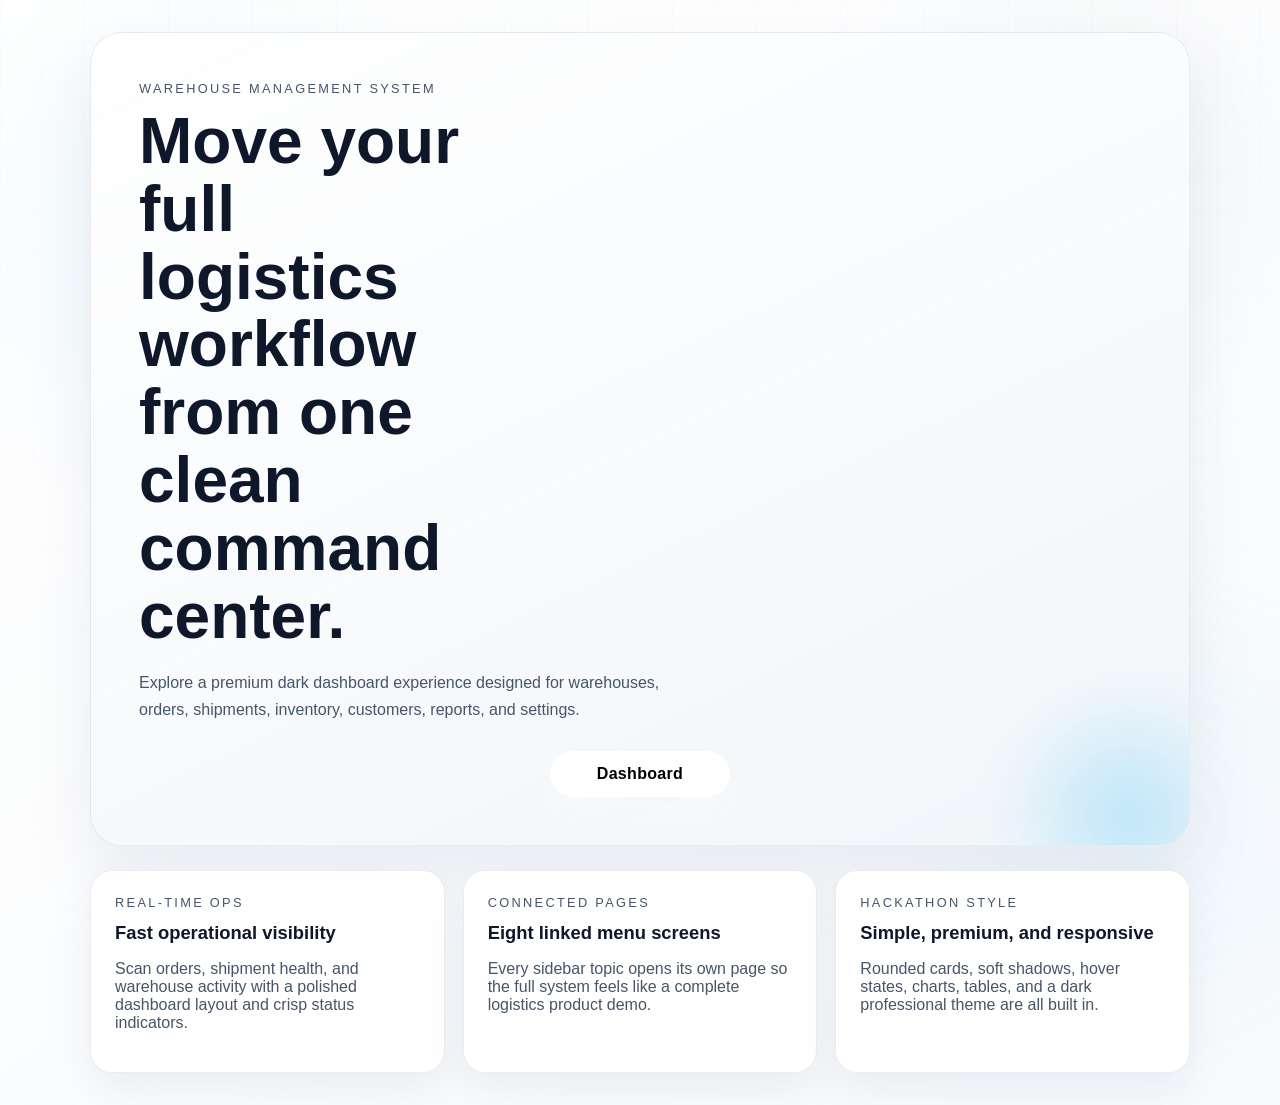
<file: index.html>
<!DOCTYPE html>
<html lang="en">
  <head>
    <meta charset="UTF-8" />
    <meta name="viewport" content="width=device-width, initial-scale=1.0" />
    <title>404 Solved Home</title>
    <link rel="stylesheet" href="styles.css" />
  </head>
  <body class="landing-page" data-page="home">
    <main class="landing-shell">
      <section class="landing-card">
        <p class="eyebrow">Warehouse Management System</p>
        <h1>Move your full logistics workflow from one clean command center.</h1>
        <p>
          Explore a premium dark dashboard experience designed for warehouses,
          orders, shipments, inventory, customers, reports, and settings.
        </p>
        <div class="landing-actions">
          <a class="dashboard-enter-btn" href="dashboard.html">Dashboard</a>
        </div>
      </section>

      <section class="landing-preview-grid">
        <article class="preview-card">
          <p class="eyebrow">Real-time Ops</p>
          <h3>Fast operational visibility</h3>
          <p>
            Scan orders, shipment health, and warehouse activity with a polished
            dashboard layout and crisp status indicators.
          </p>
        </article>
        <article class="preview-card">
          <p class="eyebrow">Connected Pages</p>
          <h3>Eight linked menu screens</h3>
          <p>
            Every sidebar topic opens its own page so the full system feels like
            a complete logistics product demo.
          </p>
        </article>
        <article class="preview-card">
          <p class="eyebrow">Hackathon Style</p>
          <h3>Simple, premium, and responsive</h3>
          <p>
            Rounded cards, soft shadows, hover states, charts, tables, and a
            dark professional theme are all built in.
          </p>
        </article>
      </section>
    </main>

    <script src="script.js"></script>
  </body>
</html>
</file>
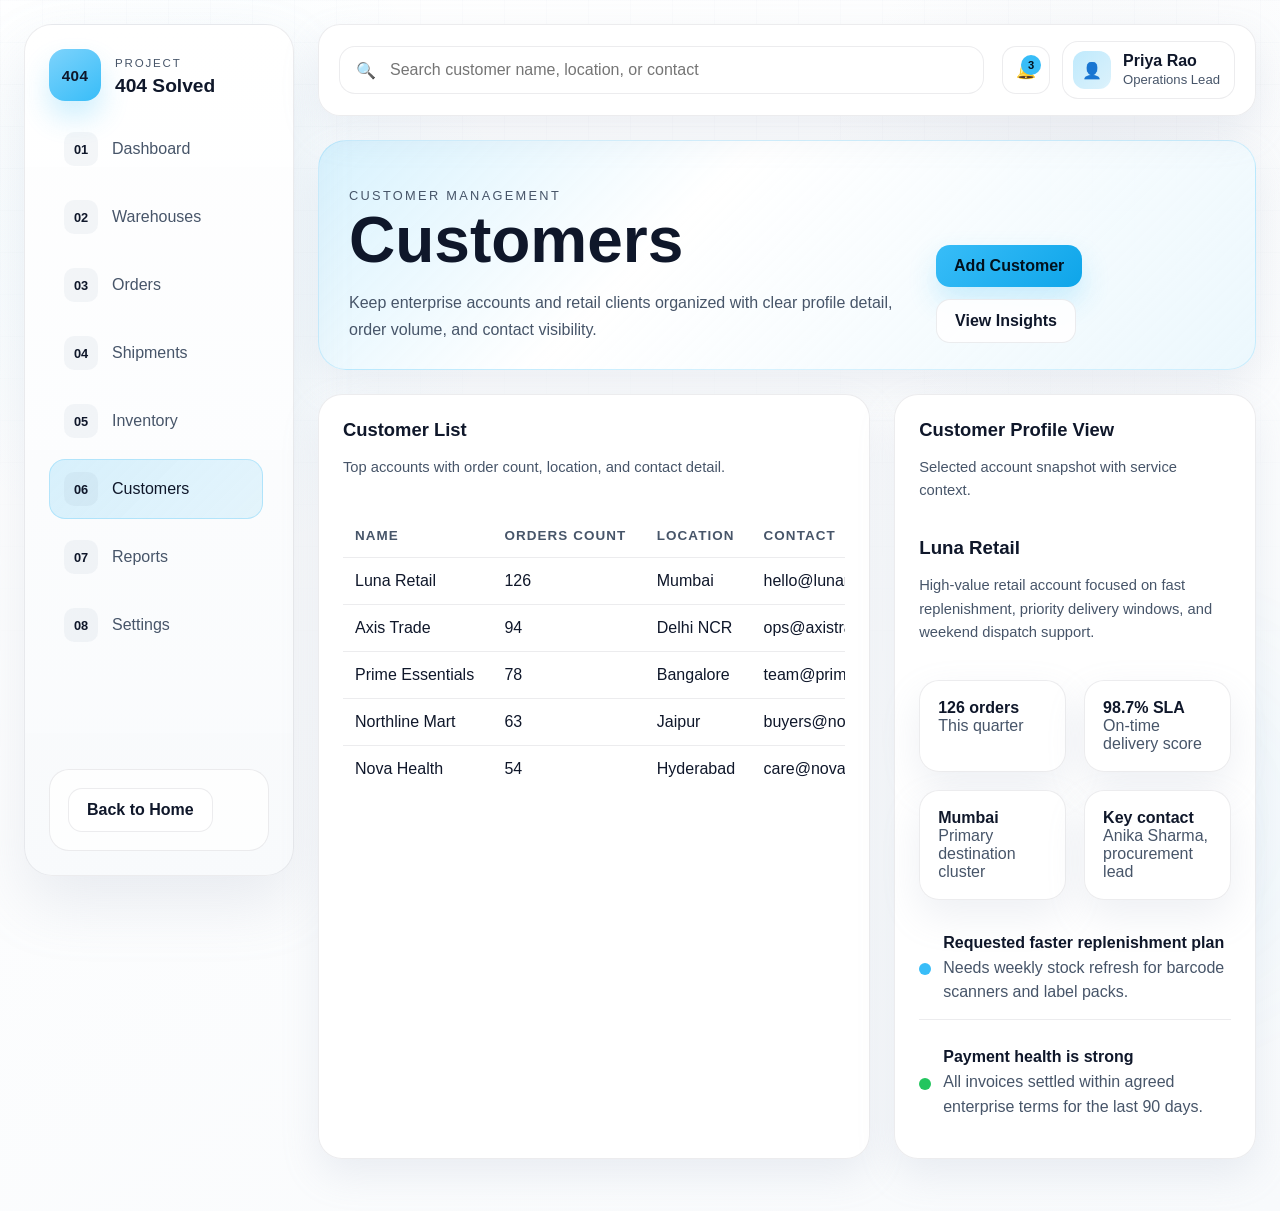
<file: customers.html>
<!DOCTYPE html>
<html lang="en">
  <head>
    <meta charset="UTF-8" />
    <meta name="viewport" content="width=device-width, initial-scale=1.0" />
    <title>Customers - 404 Solved</title>
    <link rel="stylesheet" href="styles.css" />
  </head>
  <body data-page="customers">
    <div class="app-shell">
      <aside class="sidebar">
        <a class="brand" href="index.html">
          <div class="brand-mark">404</div>
          <div class="brand-copy">
            <span class="brand-overline">Project</span>
            <h2>404 Solved</h2>
          </div>
        </a>
        <nav class="nav-menu">
          <a class="nav-link" data-nav="dashboard" href="dashboard.html"><span class="nav-icon">01</span><span>Dashboard</span></a>
          <a class="nav-link" data-nav="warehouses" href="warehouses.html"><span class="nav-icon">02</span><span>Warehouses</span></a>
          <a class="nav-link" data-nav="orders" href="orders.html"><span class="nav-icon">03</span><span>Orders</span></a>
          <a class="nav-link" data-nav="shipments" href="shipments.html"><span class="nav-icon">04</span><span>Shipments</span></a>
          <a class="nav-link" data-nav="inventory" href="inventory.html"><span class="nav-icon">05</span><span>Inventory</span></a>
          <a class="nav-link" data-nav="customers" href="customers.html"><span class="nav-icon">06</span><span>Customers</span></a>
          <a class="nav-link" data-nav="reports" href="reports.html"><span class="nav-icon">07</span><span>Reports</span></a>
          <a class="nav-link" data-nav="settings" href="settings.html"><span class="nav-icon">08</span><span>Settings</span></a>
        </nav>
        <div class="sidebar-footer">
          <a class="ghost-btn" href="index.html">Back to Home</a>
        </div>
      </aside>

      <div class="main-panel">
        <header class="topbar">
          <label class="search-box">
            <span>&#128269;</span>
            <input type="search" placeholder="Search customer name, location, or contact" />
          </label>
          <div class="topbar-actions">
            <button class="icon-button" type="button" aria-label="Notifications">
              <span>&#128276;</span>
              <span class="icon-badge">3</span>
            </button>
            <div class="profile-chip">
              <div class="profile-avatar">&#128100;</div>
              <div>
                <strong>Priya Rao</strong>
                <span>Operations Lead</span>
              </div>
            </div>
          </div>
        </header>

        <main class="content">
          <section class="hero-banner">
            <div class="hero-copy">
              <p class="eyebrow">Customer Management</p>
              <h1>Customers</h1>
              <p>
                Keep enterprise accounts and retail clients organized with clear
                profile detail, order volume, and contact visibility.
              </p>
            </div>
            <div class="hero-actions">
              <a class="primary-btn" href="#">Add Customer</a>
              <a class="ghost-btn" href="reports.html">View Insights</a>
            </div>
          </section>

          <section class="content-grid">
            <article class="panel">
              <div class="panel-header">
                <div>
                  <h2 class="panel-title">Customer List</h2>
                  <p class="panel-caption">Top accounts with order count, location, and contact detail.</p>
                </div>
              </div>
              <div class="table-wrap">
                <table class="data-table">
                  <thead>
                    <tr>
                      <th>Name</th>
                      <th>Orders Count</th>
                      <th>Location</th>
                      <th>Contact</th>
                    </tr>
                  </thead>
                  <tbody>
                    <tr>
                      <td>Luna Retail</td>
                      <td>126</td>
                      <td>Mumbai</td>
                      <td>hello@lunaretail.com</td>
                    </tr>
                    <tr>
                      <td>Axis Trade</td>
                      <td>94</td>
                      <td>Delhi NCR</td>
                      <td>ops@axistrade.com</td>
                    </tr>
                    <tr>
                      <td>Prime Essentials</td>
                      <td>78</td>
                      <td>Bangalore</td>
                      <td>team@primeessentials.com</td>
                    </tr>
                    <tr>
                      <td>Northline Mart</td>
                      <td>63</td>
                      <td>Jaipur</td>
                      <td>buyers@northline.com</td>
                    </tr>
                    <tr>
                      <td>Nova Health</td>
                      <td>54</td>
                      <td>Hyderabad</td>
                      <td>care@novahealth.com</td>
                    </tr>
                  </tbody>
                </table>
              </div>
            </article>

            <article class="panel">
              <div class="panel-header">
                <div>
                  <h2 class="panel-title">Customer Profile View</h2>
                  <p class="panel-caption">Selected account snapshot with service context.</p>
                </div>
              </div>
              <div class="customer-profile">
                <div>
                  <h3>Luna Retail</h3>
                  <p class="helper-text">
                    High-value retail account focused on fast replenishment,
                    priority delivery windows, and weekend dispatch support.
                  </p>
                </div>
                <div class="profile-stats">
                  <article class="mini-card">
                    <strong>126 orders</strong>
                    <span class="muted">This quarter</span>
                  </article>
                  <article class="mini-card">
                    <strong>98.7% SLA</strong>
                    <span class="muted">On-time delivery score</span>
                  </article>
                  <article class="mini-card">
                    <strong>Mumbai</strong>
                    <span class="muted">Primary destination cluster</span>
                  </article>
                  <article class="mini-card">
                    <strong>Key contact</strong>
                    <span class="muted">Anika Sharma, procurement lead</span>
                  </article>
                </div>
                <div class="activity-list">
                  <div class="activity-item">
                    <span class="activity-marker" style="background:#38bdf8"></span>
                    <div>
                      <strong>Requested faster replenishment plan</strong>
                      <p>Needs weekly stock refresh for barcode scanners and label packs.</p>
                    </div>
                  </div>
                  <div class="activity-item">
                    <span class="activity-marker" style="background:#22c55e"></span>
                    <div>
                      <strong>Payment health is strong</strong>
                      <p>All invoices settled within agreed enterprise terms for the last 90 days.</p>
                    </div>
                  </div>
                </div>
              </div>
            </article>
          </section>
        </main>
      </div>
    </div>

    <script src="script.js"></script>
  </body>
</html>
</file>
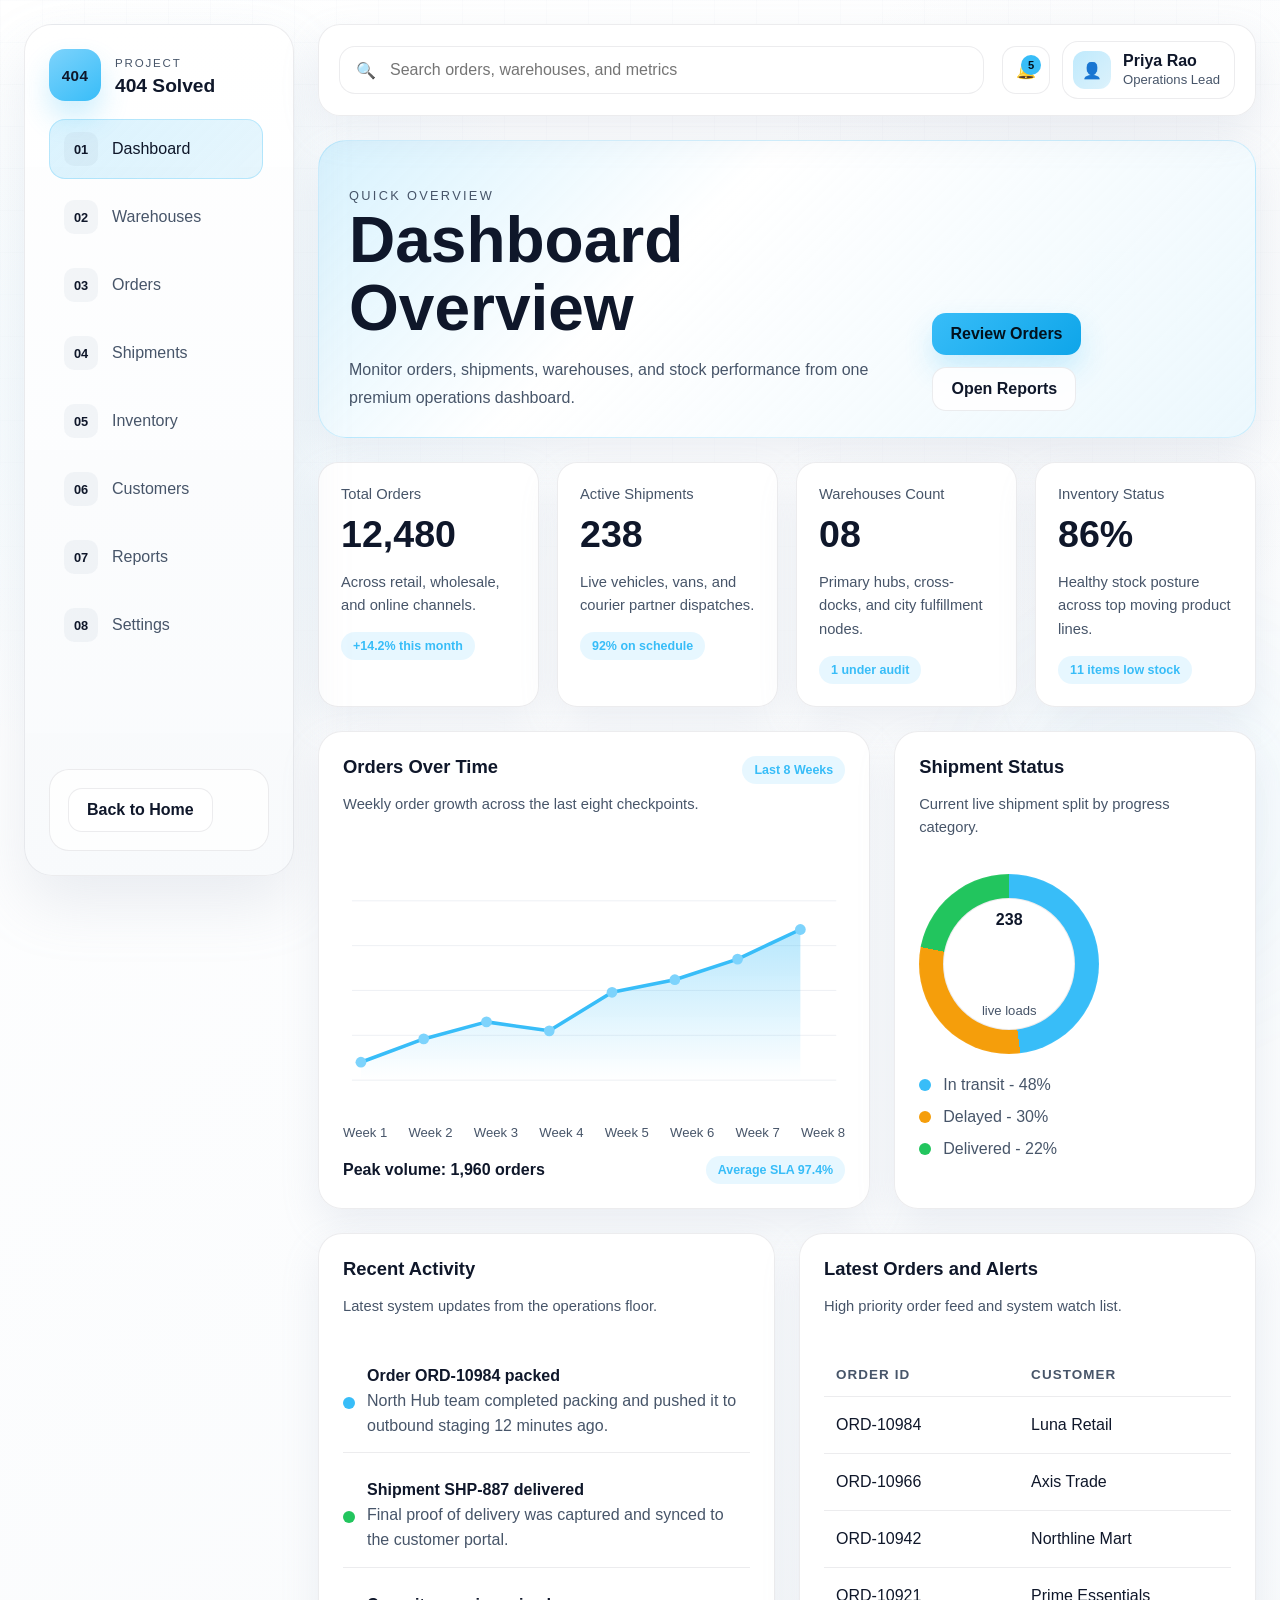
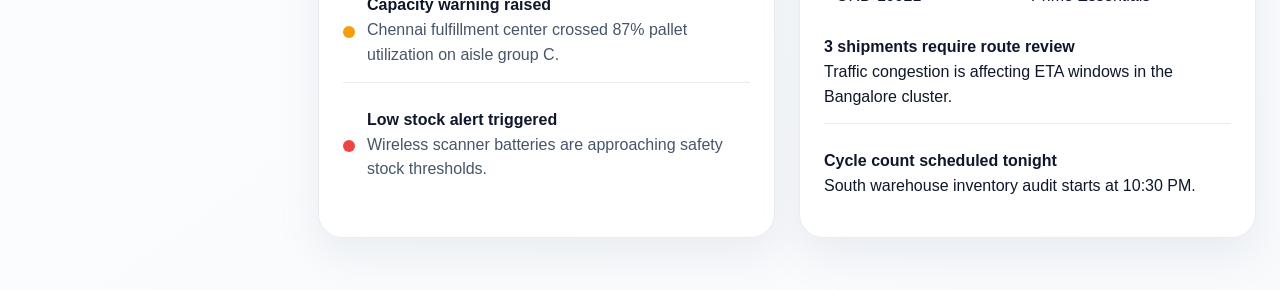
<file: dashboard.html>
<!DOCTYPE html>
<html lang="en">
  <head>
    <meta charset="UTF-8" />
    <meta name="viewport" content="width=device-width, initial-scale=1.0" />
    <title>Dashboard - 404 Solved</title>
    <link rel="stylesheet" href="styles.css" />
  </head>
  <body data-page="dashboard">
    <div class="app-shell">
      <aside class="sidebar">
        <a class="brand" href="index.html">
          <div class="brand-mark">404</div>
          <div class="brand-copy">
            <span class="brand-overline">Project</span>
            <h2>404 Solved</h2>
          </div>
        </a>

        <nav class="nav-menu">
          <a class="nav-link" data-nav="dashboard" href="dashboard.html"><span class="nav-icon">01</span><span>Dashboard</span></a>
          <a class="nav-link" data-nav="warehouses" href="warehouses.html"><span class="nav-icon">02</span><span>Warehouses</span></a>
          <a class="nav-link" data-nav="orders" href="orders.html"><span class="nav-icon">03</span><span>Orders</span></a>
          <a class="nav-link" data-nav="shipments" href="shipments.html"><span class="nav-icon">04</span><span>Shipments</span></a>
          <a class="nav-link" data-nav="inventory" href="inventory.html"><span class="nav-icon">05</span><span>Inventory</span></a>
          <a class="nav-link" data-nav="customers" href="customers.html"><span class="nav-icon">06</span><span>Customers</span></a>
          <a class="nav-link" data-nav="reports" href="reports.html"><span class="nav-icon">07</span><span>Reports</span></a>
          <a class="nav-link" data-nav="settings" href="settings.html"><span class="nav-icon">08</span><span>Settings</span></a>
        </nav>

        <div class="sidebar-footer">
          <a class="ghost-btn" href="index.html">Back to Home</a>
        </div>
      </aside>

      <div class="main-panel">
        <header class="topbar">
          <label class="search-box">
            <span>&#128269;</span>
            <input type="search" placeholder="Search orders, warehouses, and metrics" />
          </label>
          <div class="topbar-actions">
            <button class="icon-button" type="button" aria-label="Notifications">
              <span>&#128276;</span>
              <span class="icon-badge">5</span>
            </button>
            <div class="profile-chip">
              <div class="profile-avatar">&#128100;</div>
              <div>
                <strong>Priya Rao</strong>
                <span>Operations Lead</span>
              </div>
            </div>
          </div>
        </header>

        <main class="content">
          <section class="hero-banner">
            <div class="hero-copy">
              <p class="eyebrow">Quick Overview</p>
              <h1>Dashboard Overview</h1>
              <p>
                Monitor orders, shipments, warehouses, and stock performance
                from one premium operations dashboard.
              </p>
            </div>
            <div class="hero-actions">
              <a class="primary-btn" href="orders.html">Review Orders</a>
              <a class="ghost-btn" href="reports.html">Open Reports</a>
            </div>
          </section>

          <section class="metrics-grid">
            <article class="metric-card">
              <span class="metric-label">Total Orders</span>
              <h3 class="metric-value">12,480</h3>
              <p class="metric-meta">Across retail, wholesale, and online channels.</p>
              <span class="trend-chip">+14.2% this month</span>
            </article>
            <article class="metric-card">
              <span class="metric-label">Active Shipments</span>
              <h3 class="metric-value">238</h3>
              <p class="metric-meta">Live vehicles, vans, and courier partner dispatches.</p>
              <span class="trend-chip">92% on schedule</span>
            </article>
            <article class="metric-card">
              <span class="metric-label">Warehouses Count</span>
              <h3 class="metric-value">08</h3>
              <p class="metric-meta">Primary hubs, cross-docks, and city fulfillment nodes.</p>
              <span class="trend-chip">1 under audit</span>
            </article>
            <article class="metric-card">
              <span class="metric-label">Inventory Status</span>
              <h3 class="metric-value">86%</h3>
              <p class="metric-meta">Healthy stock posture across top moving product lines.</p>
              <span class="trend-chip">11 items low stock</span>
            </article>
          </section>

          <section class="content-grid">
            <article class="panel">
              <div class="panel-header">
                <div>
                  <h2 class="panel-title">Orders Over Time</h2>
                  <p class="panel-caption">Weekly order growth across the last eight checkpoints.</p>
                </div>
                <span class="filter-chip active">Last 8 Weeks</span>
              </div>

              <div class="line-chart">
                <svg viewBox="0 0 560 250" aria-hidden="true">
                  <defs>
                    <linearGradient id="ordersFill" x1="0" x2="0" y1="0" y2="1">
                      <stop offset="0%" stop-color="#38bdf8" stop-opacity="0.36" />
                      <stop offset="100%" stop-color="#38bdf8" stop-opacity="0" />
                    </linearGradient>
                  </defs>
                  <g stroke="rgba(148, 163, 184, 0.18)" stroke-width="1">
                    <line x1="10" y1="30" x2="550" y2="30" />
                    <line x1="10" y1="80" x2="550" y2="80" />
                    <line x1="10" y1="130" x2="550" y2="130" />
                    <line x1="10" y1="180" x2="550" y2="180" />
                    <line x1="10" y1="230" x2="550" y2="230" />
                  </g>
                  <path d="M20 210 L90 184 L160 165 L230 175 L300 132 L370 118 L440 95 L510 62 L510 230 L20 230 Z" fill="url(#ordersFill)"></path>
                  <polyline points="20,210 90,184 160,165 230,175 300,132 370,118 440,95 510,62" fill="none" stroke="#38bdf8" stroke-width="4" stroke-linecap="round" stroke-linejoin="round"></polyline>
                  <g fill="#7dd3fc">
                    <circle cx="20" cy="210" r="6"></circle>
                    <circle cx="90" cy="184" r="6"></circle>
                    <circle cx="160" cy="165" r="6"></circle>
                    <circle cx="230" cy="175" r="6"></circle>
                    <circle cx="300" cy="132" r="6"></circle>
                    <circle cx="370" cy="118" r="6"></circle>
                    <circle cx="440" cy="95" r="6"></circle>
                    <circle cx="510" cy="62" r="6"></circle>
                  </g>
                </svg>
                <div class="chart-axis">
                  <span>Week 1</span>
                  <span>Week 2</span>
                  <span>Week 3</span>
                  <span>Week 4</span>
                  <span>Week 5</span>
                  <span>Week 6</span>
                  <span>Week 7</span>
                  <span>Week 8</span>
                </div>
                <div class="chart-summary">
                  <strong>Peak volume: 1,960 orders</strong>
                  <span class="trend-chip">Average SLA 97.4%</span>
                </div>
              </div>
            </article>

            <article class="panel">
              <div class="panel-header">
                <div>
                  <h2 class="panel-title">Shipment Status</h2>
                  <p class="panel-caption">Current live shipment split by progress category.</p>
                </div>
              </div>

              <div class="pie-wrap">
                <div class="pie-chart">
                  <div class="donut-center">
                    238
                    <span>live loads</span>
                  </div>
                </div>
                <div class="legend-list">
                  <div class="legend-item">
                    <span class="legend-dot" style="background:#38bdf8"></span>
                    <span>In transit - 48%</span>
                  </div>
                  <div class="legend-item">
                    <span class="legend-dot" style="background:#f59e0b"></span>
                    <span>Delayed - 30%</span>
                  </div>
                  <div class="legend-item">
                    <span class="legend-dot" style="background:#22c55e"></span>
                    <span>Delivered - 22%</span>
                  </div>
                </div>
              </div>
            </article>
          </section>

          <section class="content-grid equal">
            <article class="panel">
              <div class="panel-header">
                <div>
                  <h2 class="panel-title">Recent Activity</h2>
                  <p class="panel-caption">Latest system updates from the operations floor.</p>
                </div>
              </div>
              <div class="activity-list">
                <div class="activity-item">
                  <span class="activity-marker" style="background:#38bdf8"></span>
                  <div>
                    <strong>Order ORD-10984 packed</strong>
                    <p>North Hub team completed packing and pushed it to outbound staging 12 minutes ago.</p>
                  </div>
                </div>
                <div class="activity-item">
                  <span class="activity-marker" style="background:#22c55e"></span>
                  <div>
                    <strong>Shipment SHP-887 delivered</strong>
                    <p>Final proof of delivery was captured and synced to the customer portal.</p>
                  </div>
                </div>
                <div class="activity-item">
                  <span class="activity-marker" style="background:#f59e0b"></span>
                  <div>
                    <strong>Capacity warning raised</strong>
                    <p>Chennai fulfillment center crossed 87% pallet utilization on aisle group C.</p>
                  </div>
                </div>
                <div class="activity-item">
                  <span class="activity-marker" style="background:#ef4444"></span>
                  <div>
                    <strong>Low stock alert triggered</strong>
                    <p>Wireless scanner batteries are approaching safety stock thresholds.</p>
                  </div>
                </div>
              </div>
            </article>

            <article class="panel">
              <div class="panel-header">
                <div>
                  <h2 class="panel-title">Latest Orders and Alerts</h2>
                  <p class="panel-caption">High priority order feed and system watch list.</p>
                </div>
              </div>
              <div class="table-wrap">
                <table class="data-table">
                  <thead>
                    <tr>
                      <th>Order ID</th>
                      <th>Customer</th>
                      <th>Status</th>
                    </tr>
                  </thead>
                  <tbody>
                    <tr>
                      <td>ORD-10984</td>
                      <td>Luna Retail</td>
                      <td><span class="status-pill success">Ready</span></td>
                    </tr>
                    <tr>
                      <td>ORD-10966</td>
                      <td>Axis Trade</td>
                      <td><span class="status-pill warning">Pending</span></td>
                    </tr>
                    <tr>
                      <td>ORD-10942</td>
                      <td>Northline Mart</td>
                      <td><span class="status-pill info">Packed</span></td>
                    </tr>
                    <tr>
                      <td>ORD-10921</td>
                      <td>Prime Essentials</td>
                      <td><span class="status-pill danger">Escalated</span></td>
                    </tr>
                  </tbody>
                </table>
              </div>
              <div class="alert-list">
                <div class="alert-item">
                  <div>
                    <strong>3 shipments require route review</strong>
                    <p>Traffic congestion is affecting ETA windows in the Bangalore cluster.</p>
                  </div>
                </div>
                <div class="alert-item">
                  <div>
                    <strong>Cycle count scheduled tonight</strong>
                    <p>South warehouse inventory audit starts at 10:30 PM.</p>
                  </div>
                </div>
              </div>
            </article>
          </section>
        </main>
      </div>
    </div>

    <script src="script.js"></script>
  </body>
</html>
</file>
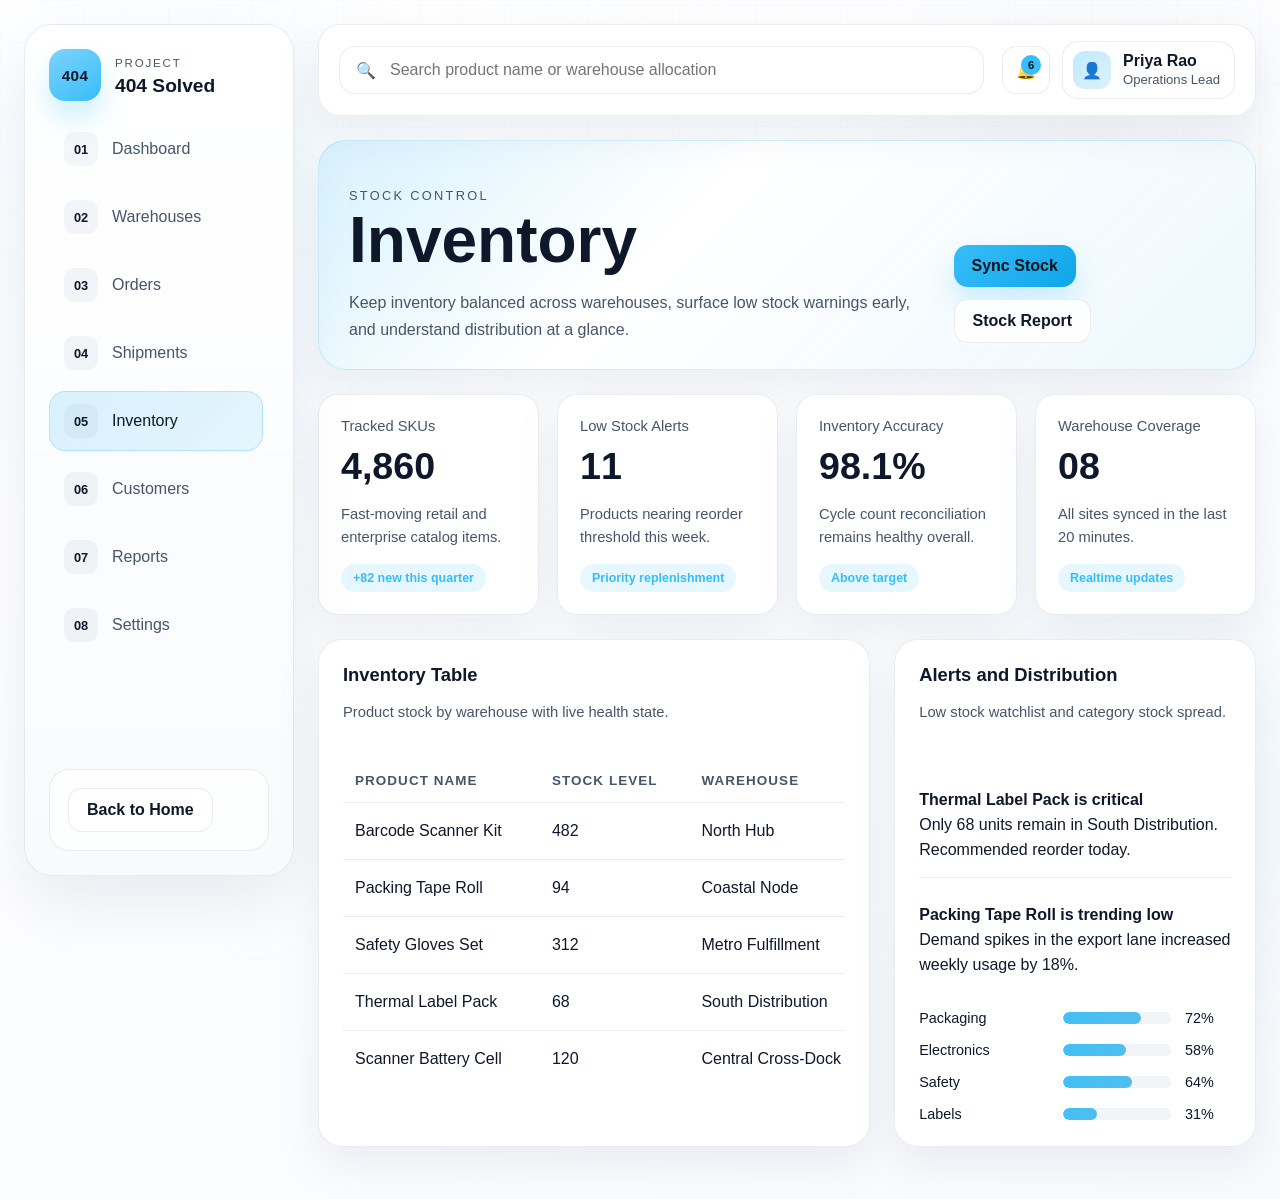
<file: inventory.html>
<!DOCTYPE html>
<html lang="en">
  <head>
    <meta charset="UTF-8" />
    <meta name="viewport" content="width=device-width, initial-scale=1.0" />
    <title>Inventory - 404 Solved</title>
    <link rel="stylesheet" href="styles.css" />
  </head>
  <body data-page="inventory">
    <div class="app-shell">
      <aside class="sidebar">
        <a class="brand" href="index.html">
          <div class="brand-mark">404</div>
          <div class="brand-copy">
            <span class="brand-overline">Project</span>
            <h2>404 Solved</h2>
          </div>
        </a>
        <nav class="nav-menu">
          <a class="nav-link" data-nav="dashboard" href="dashboard.html"><span class="nav-icon">01</span><span>Dashboard</span></a>
          <a class="nav-link" data-nav="warehouses" href="warehouses.html"><span class="nav-icon">02</span><span>Warehouses</span></a>
          <a class="nav-link" data-nav="orders" href="orders.html"><span class="nav-icon">03</span><span>Orders</span></a>
          <a class="nav-link" data-nav="shipments" href="shipments.html"><span class="nav-icon">04</span><span>Shipments</span></a>
          <a class="nav-link" data-nav="inventory" href="inventory.html"><span class="nav-icon">05</span><span>Inventory</span></a>
          <a class="nav-link" data-nav="customers" href="customers.html"><span class="nav-icon">06</span><span>Customers</span></a>
          <a class="nav-link" data-nav="reports" href="reports.html"><span class="nav-icon">07</span><span>Reports</span></a>
          <a class="nav-link" data-nav="settings" href="settings.html"><span class="nav-icon">08</span><span>Settings</span></a>
        </nav>
        <div class="sidebar-footer">
          <a class="ghost-btn" href="index.html">Back to Home</a>
        </div>
      </aside>

      <div class="main-panel">
        <header class="topbar">
          <label class="search-box">
            <span>&#128269;</span>
            <input type="search" placeholder="Search product name or warehouse allocation" />
          </label>
          <div class="topbar-actions">
            <button class="icon-button" type="button" aria-label="Notifications">
              <span>&#128276;</span>
              <span class="icon-badge">6</span>
            </button>
            <div class="profile-chip">
              <div class="profile-avatar">&#128100;</div>
              <div>
                <strong>Priya Rao</strong>
                <span>Operations Lead</span>
              </div>
            </div>
          </div>
        </header>

        <main class="content">
          <section class="hero-banner">
            <div class="hero-copy">
              <p class="eyebrow">Stock Control</p>
              <h1>Inventory</h1>
              <p>
                Keep inventory balanced across warehouses, surface low stock
                warnings early, and understand distribution at a glance.
              </p>
            </div>
            <div class="hero-actions">
              <a class="primary-btn" href="#">Sync Stock</a>
              <a class="ghost-btn" href="reports.html">Stock Report</a>
            </div>
          </section>

          <section class="metrics-grid">
            <article class="metric-card">
              <span class="metric-label">Tracked SKUs</span>
              <h3 class="metric-value">4,860</h3>
              <p class="metric-meta">Fast-moving retail and enterprise catalog items.</p>
              <span class="trend-chip">+82 new this quarter</span>
            </article>
            <article class="metric-card">
              <span class="metric-label">Low Stock Alerts</span>
              <h3 class="metric-value">11</h3>
              <p class="metric-meta">Products nearing reorder threshold this week.</p>
              <span class="trend-chip">Priority replenishment</span>
            </article>
            <article class="metric-card">
              <span class="metric-label">Inventory Accuracy</span>
              <h3 class="metric-value">98.1%</h3>
              <p class="metric-meta">Cycle count reconciliation remains healthy overall.</p>
              <span class="trend-chip">Above target</span>
            </article>
            <article class="metric-card">
              <span class="metric-label">Warehouse Coverage</span>
              <h3 class="metric-value">08</h3>
              <p class="metric-meta">All sites synced in the last 20 minutes.</p>
              <span class="trend-chip">Realtime updates</span>
            </article>
          </section>

          <section class="content-grid">
            <article class="panel">
              <div class="panel-header">
                <div>
                  <h2 class="panel-title">Inventory Table</h2>
                  <p class="panel-caption">Product stock by warehouse with live health state.</p>
                </div>
              </div>
              <div class="table-wrap">
                <table class="data-table">
                  <thead>
                    <tr>
                      <th>Product Name</th>
                      <th>Stock Level</th>
                      <th>Warehouse</th>
                      <th>Status</th>
                    </tr>
                  </thead>
                  <tbody>
                    <tr>
                      <td>Barcode Scanner Kit</td>
                      <td>482</td>
                      <td>North Hub</td>
                      <td><span class="status-pill success">Normal</span></td>
                    </tr>
                    <tr>
                      <td>Packing Tape Roll</td>
                      <td>94</td>
                      <td>Coastal Node</td>
                      <td><span class="status-pill warning">Low</span></td>
                    </tr>
                    <tr>
                      <td>Safety Gloves Set</td>
                      <td>312</td>
                      <td>Metro Fulfillment</td>
                      <td><span class="status-pill success">Normal</span></td>
                    </tr>
                    <tr>
                      <td>Thermal Label Pack</td>
                      <td>68</td>
                      <td>South Distribution</td>
                      <td><span class="status-pill danger">Critical</span></td>
                    </tr>
                    <tr>
                      <td>Scanner Battery Cell</td>
                      <td>120</td>
                      <td>Central Cross-Dock</td>
                      <td><span class="status-pill warning">Low</span></td>
                    </tr>
                  </tbody>
                </table>
              </div>
            </article>

            <article class="panel split-panel">
              <div class="panel-header">
                <div>
                  <h2 class="panel-title">Alerts and Distribution</h2>
                  <p class="panel-caption">Low stock watchlist and category stock spread.</p>
                </div>
              </div>
              <div class="alert-list">
                <div class="alert-item">
                  <div>
                    <strong>Thermal Label Pack is critical</strong>
                    <p>Only 68 units remain in South Distribution. Recommended reorder today.</p>
                  </div>
                </div>
                <div class="alert-item">
                  <div>
                    <strong>Packing Tape Roll is trending low</strong>
                    <p>Demand spikes in the export lane increased weekly usage by 18%.</p>
                  </div>
                </div>
              </div>
              <div class="bar-chart">
                <div class="bar-row">
                  <span class="bar-label">Packaging</span>
                  <div class="bar-track"><div class="bar-fill" style="width:72%"></div></div>
                  <span class="bar-value">72%</span>
                </div>
                <div class="bar-row">
                  <span class="bar-label">Electronics</span>
                  <div class="bar-track"><div class="bar-fill" style="width:58%"></div></div>
                  <span class="bar-value">58%</span>
                </div>
                <div class="bar-row">
                  <span class="bar-label">Safety</span>
                  <div class="bar-track"><div class="bar-fill" style="width:64%"></div></div>
                  <span class="bar-value">64%</span>
                </div>
                <div class="bar-row">
                  <span class="bar-label">Labels</span>
                  <div class="bar-track"><div class="bar-fill" style="width:31%"></div></div>
                  <span class="bar-value">31%</span>
                </div>
              </div>
            </article>
          </section>
        </main>
      </div>
    </div>

    <script src="script.js"></script>
  </body>
</html>
</file>
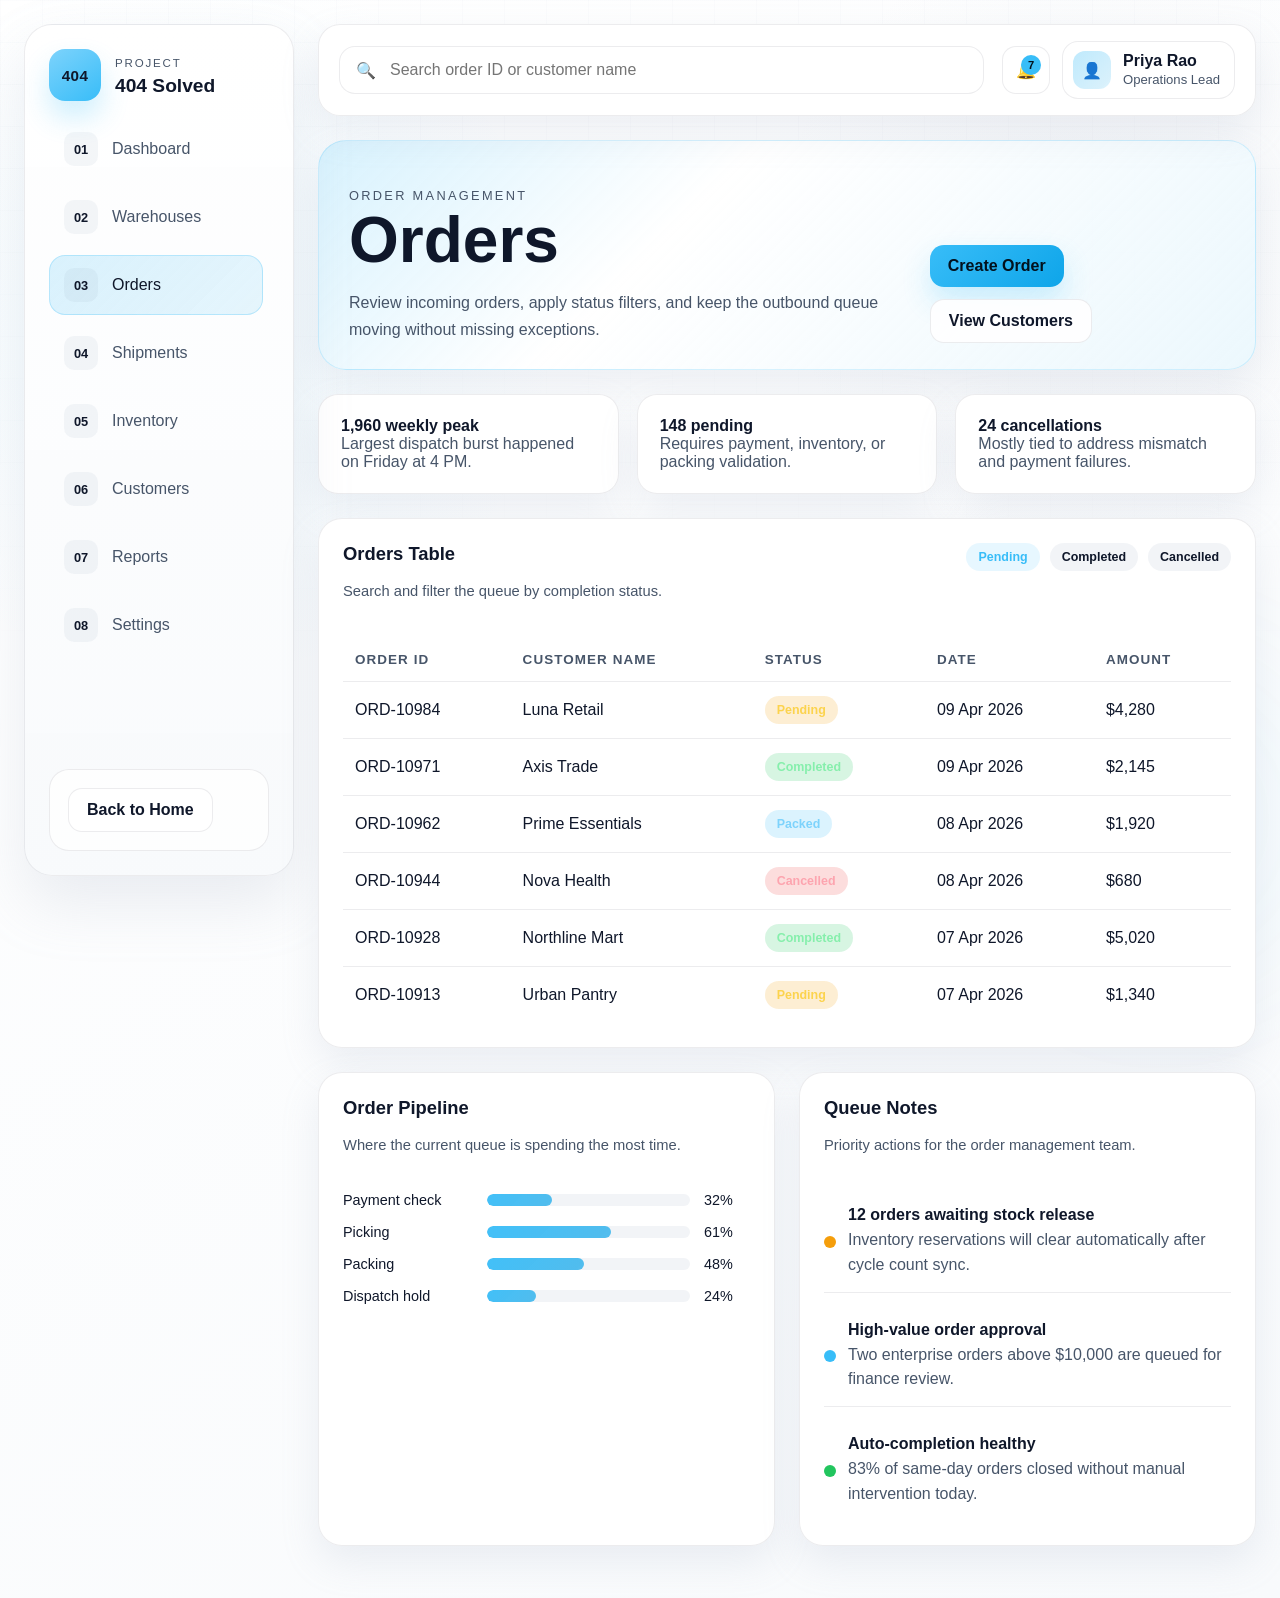
<file: orders.html>
<!DOCTYPE html>
<html lang="en">
  <head>
    <meta charset="UTF-8" />
    <meta name="viewport" content="width=device-width, initial-scale=1.0" />
    <title>Orders - 404 Solved</title>
    <link rel="stylesheet" href="styles.css" />
  </head>
  <body data-page="orders">
    <div class="app-shell">
      <aside class="sidebar">
        <a class="brand" href="index.html">
          <div class="brand-mark">404</div>
          <div class="brand-copy">
            <span class="brand-overline">Project</span>
            <h2>404 Solved</h2>
          </div>
        </a>
        <nav class="nav-menu">
          <a class="nav-link" data-nav="dashboard" href="dashboard.html"><span class="nav-icon">01</span><span>Dashboard</span></a>
          <a class="nav-link" data-nav="warehouses" href="warehouses.html"><span class="nav-icon">02</span><span>Warehouses</span></a>
          <a class="nav-link" data-nav="orders" href="orders.html"><span class="nav-icon">03</span><span>Orders</span></a>
          <a class="nav-link" data-nav="shipments" href="shipments.html"><span class="nav-icon">04</span><span>Shipments</span></a>
          <a class="nav-link" data-nav="inventory" href="inventory.html"><span class="nav-icon">05</span><span>Inventory</span></a>
          <a class="nav-link" data-nav="customers" href="customers.html"><span class="nav-icon">06</span><span>Customers</span></a>
          <a class="nav-link" data-nav="reports" href="reports.html"><span class="nav-icon">07</span><span>Reports</span></a>
          <a class="nav-link" data-nav="settings" href="settings.html"><span class="nav-icon">08</span><span>Settings</span></a>
        </nav>
        <div class="sidebar-footer">
          <a class="ghost-btn" href="index.html">Back to Home</a>
        </div>
      </aside>

      <div class="main-panel">
        <header class="topbar">
          <label class="search-box">
            <span>&#128269;</span>
            <input type="search" placeholder="Search order ID or customer name" />
          </label>
          <div class="topbar-actions">
            <button class="icon-button" type="button" aria-label="Notifications">
              <span>&#128276;</span>
              <span class="icon-badge">7</span>
            </button>
            <div class="profile-chip">
              <div class="profile-avatar">&#128100;</div>
              <div>
                <strong>Priya Rao</strong>
                <span>Operations Lead</span>
              </div>
            </div>
          </div>
        </header>

        <main class="content">
          <section class="hero-banner">
            <div class="hero-copy">
              <p class="eyebrow">Order Management</p>
              <h1>Orders</h1>
              <p>
                Review incoming orders, apply status filters, and keep the
                outbound queue moving without missing exceptions.
              </p>
            </div>
            <div class="hero-actions">
              <a class="primary-btn" href="#">Create Order</a>
              <a class="ghost-btn" href="customers.html">View Customers</a>
            </div>
          </section>

          <section class="mini-grid">
            <article class="mini-card">
              <strong>1,960 weekly peak</strong>
              <span class="muted">Largest dispatch burst happened on Friday at 4 PM.</span>
            </article>
            <article class="mini-card">
              <strong>148 pending</strong>
              <span class="muted">Requires payment, inventory, or packing validation.</span>
            </article>
            <article class="mini-card">
              <strong>24 cancellations</strong>
              <span class="muted">Mostly tied to address mismatch and payment failures.</span>
            </article>
          </section>

          <section class="panel">
            <div class="panel-header">
              <div>
                <h2 class="panel-title">Orders Table</h2>
                <p class="panel-caption">Search and filter the queue by completion status.</p>
              </div>
              <div class="filter-row">
                <span class="filter-chip active">Pending</span>
                <span class="filter-chip">Completed</span>
                <span class="filter-chip">Cancelled</span>
              </div>
            </div>
            <div class="table-wrap">
              <table class="data-table">
                <thead>
                  <tr>
                    <th>Order ID</th>
                    <th>Customer Name</th>
                    <th>Status</th>
                    <th>Date</th>
                    <th>Amount</th>
                  </tr>
                </thead>
                <tbody>
                  <tr>
                    <td>ORD-10984</td>
                    <td>Luna Retail</td>
                    <td><span class="status-pill warning">Pending</span></td>
                    <td>09 Apr 2026</td>
                    <td>$4,280</td>
                  </tr>
                  <tr>
                    <td>ORD-10971</td>
                    <td>Axis Trade</td>
                    <td><span class="status-pill success">Completed</span></td>
                    <td>09 Apr 2026</td>
                    <td>$2,145</td>
                  </tr>
                  <tr>
                    <td>ORD-10962</td>
                    <td>Prime Essentials</td>
                    <td><span class="status-pill info">Packed</span></td>
                    <td>08 Apr 2026</td>
                    <td>$1,920</td>
                  </tr>
                  <tr>
                    <td>ORD-10944</td>
                    <td>Nova Health</td>
                    <td><span class="status-pill danger">Cancelled</span></td>
                    <td>08 Apr 2026</td>
                    <td>$680</td>
                  </tr>
                  <tr>
                    <td>ORD-10928</td>
                    <td>Northline Mart</td>
                    <td><span class="status-pill success">Completed</span></td>
                    <td>07 Apr 2026</td>
                    <td>$5,020</td>
                  </tr>
                  <tr>
                    <td>ORD-10913</td>
                    <td>Urban Pantry</td>
                    <td><span class="status-pill warning">Pending</span></td>
                    <td>07 Apr 2026</td>
                    <td>$1,340</td>
                  </tr>
                </tbody>
              </table>
            </div>
          </section>

          <section class="content-grid equal">
            <article class="panel">
              <div class="panel-header">
                <div>
                  <h2 class="panel-title">Order Pipeline</h2>
                  <p class="panel-caption">Where the current queue is spending the most time.</p>
                </div>
              </div>
              <div class="bar-chart">
                <div class="bar-row">
                  <span class="bar-label">Payment check</span>
                  <div class="bar-track"><div class="bar-fill" style="width:32%"></div></div>
                  <span class="bar-value">32%</span>
                </div>
                <div class="bar-row">
                  <span class="bar-label">Picking</span>
                  <div class="bar-track"><div class="bar-fill" style="width:61%"></div></div>
                  <span class="bar-value">61%</span>
                </div>
                <div class="bar-row">
                  <span class="bar-label">Packing</span>
                  <div class="bar-track"><div class="bar-fill" style="width:48%"></div></div>
                  <span class="bar-value">48%</span>
                </div>
                <div class="bar-row">
                  <span class="bar-label">Dispatch hold</span>
                  <div class="bar-track"><div class="bar-fill" style="width:24%"></div></div>
                  <span class="bar-value">24%</span>
                </div>
              </div>
            </article>

            <article class="panel">
              <div class="panel-header">
                <div>
                  <h2 class="panel-title">Queue Notes</h2>
                  <p class="panel-caption">Priority actions for the order management team.</p>
                </div>
              </div>
              <div class="activity-list">
                <div class="activity-item">
                  <span class="activity-marker" style="background:#f59e0b"></span>
                  <div>
                    <strong>12 orders awaiting stock release</strong>
                    <p>Inventory reservations will clear automatically after cycle count sync.</p>
                  </div>
                </div>
                <div class="activity-item">
                  <span class="activity-marker" style="background:#38bdf8"></span>
                  <div>
                    <strong>High-value order approval</strong>
                    <p>Two enterprise orders above $10,000 are queued for finance review.</p>
                  </div>
                </div>
                <div class="activity-item">
                  <span class="activity-marker" style="background:#22c55e"></span>
                  <div>
                    <strong>Auto-completion healthy</strong>
                    <p>83% of same-day orders closed without manual intervention today.</p>
                  </div>
                </div>
              </div>
            </article>
          </section>
        </main>
      </div>
    </div>

    <script src="script.js"></script>
  </body>
</html>
</file>
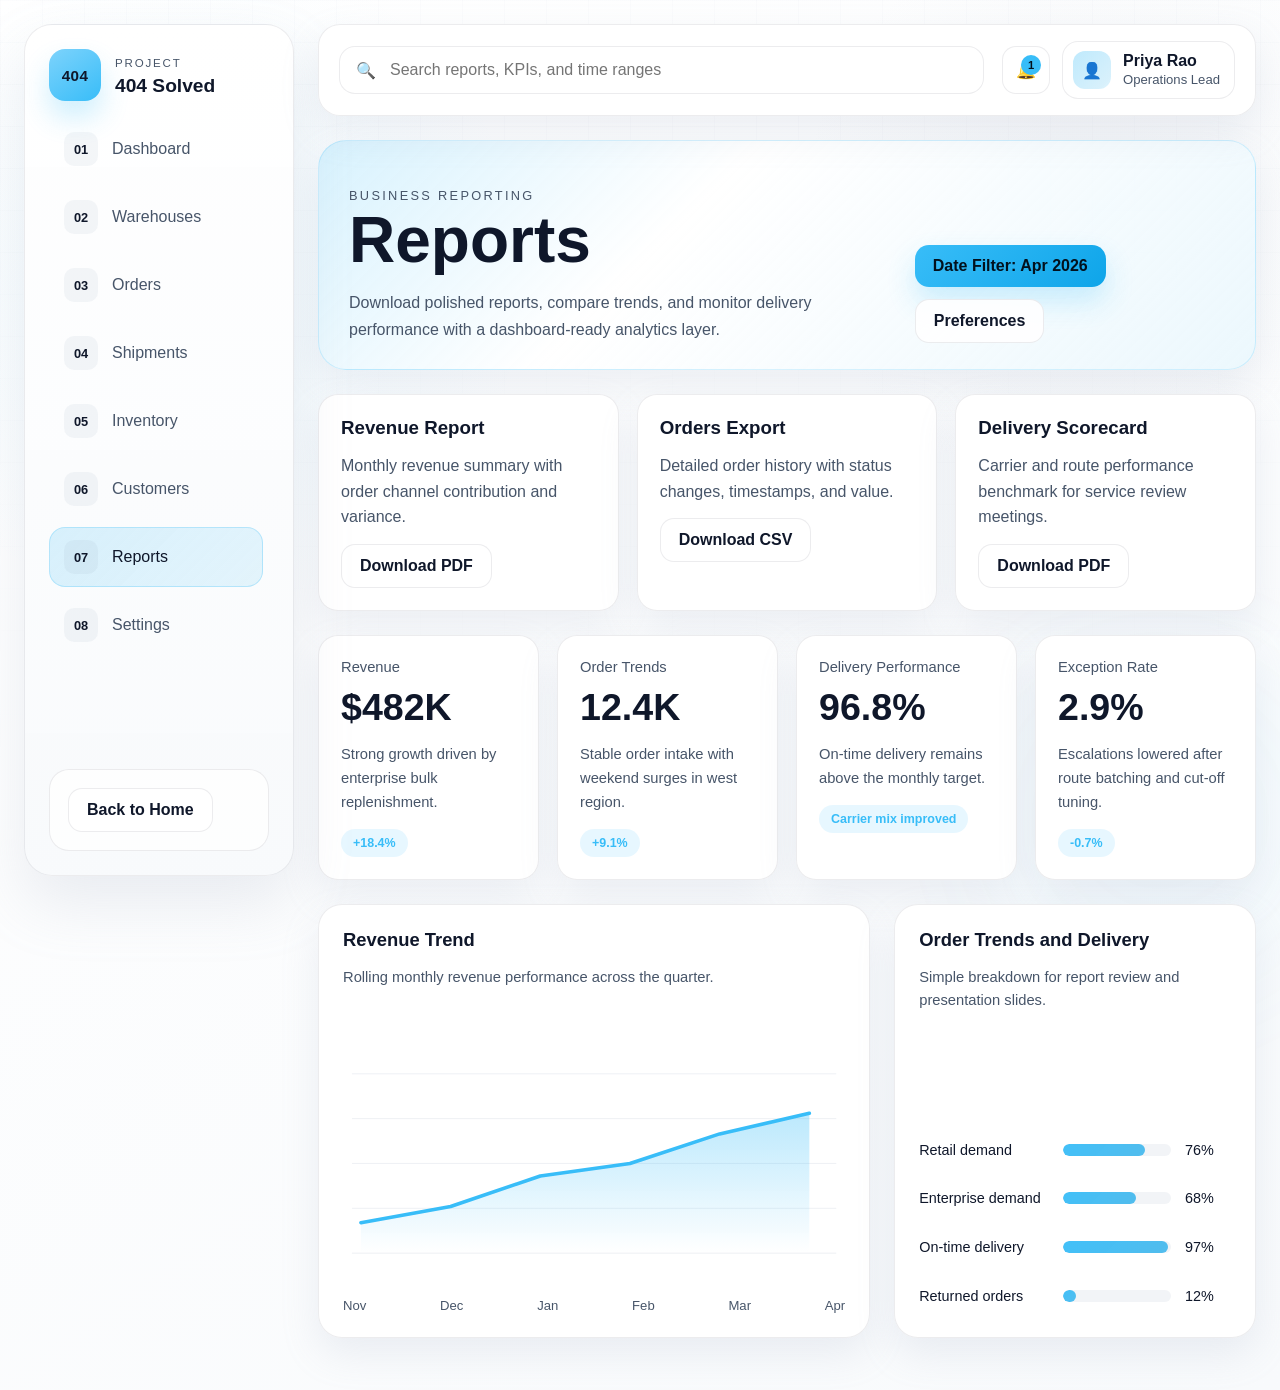
<file: reports.html>
<!DOCTYPE html>
<html lang="en">
  <head>
    <meta charset="UTF-8" />
    <meta name="viewport" content="width=device-width, initial-scale=1.0" />
    <title>Reports - 404 Solved</title>
    <link rel="stylesheet" href="styles.css" />
  </head>
  <body data-page="reports">
    <div class="app-shell">
      <aside class="sidebar">
        <a class="brand" href="index.html">
          <div class="brand-mark">404</div>
          <div class="brand-copy">
            <span class="brand-overline">Project</span>
            <h2>404 Solved</h2>
          </div>
        </a>
        <nav class="nav-menu">
          <a class="nav-link" data-nav="dashboard" href="dashboard.html"><span class="nav-icon">01</span><span>Dashboard</span></a>
          <a class="nav-link" data-nav="warehouses" href="warehouses.html"><span class="nav-icon">02</span><span>Warehouses</span></a>
          <a class="nav-link" data-nav="orders" href="orders.html"><span class="nav-icon">03</span><span>Orders</span></a>
          <a class="nav-link" data-nav="shipments" href="shipments.html"><span class="nav-icon">04</span><span>Shipments</span></a>
          <a class="nav-link" data-nav="inventory" href="inventory.html"><span class="nav-icon">05</span><span>Inventory</span></a>
          <a class="nav-link" data-nav="customers" href="customers.html"><span class="nav-icon">06</span><span>Customers</span></a>
          <a class="nav-link" data-nav="reports" href="reports.html"><span class="nav-icon">07</span><span>Reports</span></a>
          <a class="nav-link" data-nav="settings" href="settings.html"><span class="nav-icon">08</span><span>Settings</span></a>
        </nav>
        <div class="sidebar-footer">
          <a class="ghost-btn" href="index.html">Back to Home</a>
        </div>
      </aside>

      <div class="main-panel">
        <header class="topbar">
          <label class="search-box">
            <span>&#128269;</span>
            <input type="search" placeholder="Search reports, KPIs, and time ranges" />
          </label>
          <div class="topbar-actions">
            <button class="icon-button" type="button" aria-label="Notifications">
              <span>&#128276;</span>
              <span class="icon-badge">1</span>
            </button>
            <div class="profile-chip">
              <div class="profile-avatar">&#128100;</div>
              <div>
                <strong>Priya Rao</strong>
                <span>Operations Lead</span>
              </div>
            </div>
          </div>
        </header>

        <main class="content">
          <section class="hero-banner">
            <div class="hero-copy">
              <p class="eyebrow">Business Reporting</p>
              <h1>Reports</h1>
              <p>
                Download polished reports, compare trends, and monitor delivery
                performance with a dashboard-ready analytics layer.
              </p>
            </div>
            <div class="hero-actions">
              <a class="primary-btn" href="#">Date Filter: Apr 2026</a>
              <a class="ghost-btn" href="settings.html">Preferences</a>
            </div>
          </section>

          <section class="download-grid">
            <article class="download-card">
              <h3>Revenue Report</h3>
              <p>Monthly revenue summary with order channel contribution and variance.</p>
              <a class="ghost-btn" href="#">Download PDF</a>
            </article>
            <article class="download-card">
              <h3>Orders Export</h3>
              <p>Detailed order history with status changes, timestamps, and value.</p>
              <a class="ghost-btn" href="#">Download CSV</a>
            </article>
            <article class="download-card">
              <h3>Delivery Scorecard</h3>
              <p>Carrier and route performance benchmark for service review meetings.</p>
              <a class="ghost-btn" href="#">Download PDF</a>
            </article>
          </section>

          <section class="metrics-grid">
            <article class="metric-card">
              <span class="metric-label">Revenue</span>
              <h3 class="metric-value">$482K</h3>
              <p class="metric-meta">Strong growth driven by enterprise bulk replenishment.</p>
              <span class="trend-chip">+18.4%</span>
            </article>
            <article class="metric-card">
              <span class="metric-label">Order Trends</span>
              <h3 class="metric-value">12.4K</h3>
              <p class="metric-meta">Stable order intake with weekend surges in west region.</p>
              <span class="trend-chip">+9.1%</span>
            </article>
            <article class="metric-card">
              <span class="metric-label">Delivery Performance</span>
              <h3 class="metric-value">96.8%</h3>
              <p class="metric-meta">On-time delivery remains above the monthly target.</p>
              <span class="trend-chip">Carrier mix improved</span>
            </article>
            <article class="metric-card">
              <span class="metric-label">Exception Rate</span>
              <h3 class="metric-value">2.9%</h3>
              <p class="metric-meta">Escalations lowered after route batching and cut-off tuning.</p>
              <span class="trend-chip">-0.7%</span>
            </article>
          </section>

          <section class="content-grid">
            <article class="panel">
              <div class="panel-header">
                <div>
                  <h2 class="panel-title">Revenue Trend</h2>
                  <p class="panel-caption">Rolling monthly revenue performance across the quarter.</p>
                </div>
              </div>
              <div class="line-chart">
                <svg viewBox="0 0 560 250" aria-hidden="true">
                  <defs>
                    <linearGradient id="revenueFill" x1="0" x2="0" y1="0" y2="1">
                      <stop offset="0%" stop-color="#38bdf8" stop-opacity="0.34" />
                      <stop offset="100%" stop-color="#38bdf8" stop-opacity="0" />
                    </linearGradient>
                  </defs>
                  <g stroke="rgba(148, 163, 184, 0.18)" stroke-width="1">
                    <line x1="10" y1="30" x2="550" y2="30" />
                    <line x1="10" y1="80" x2="550" y2="80" />
                    <line x1="10" y1="130" x2="550" y2="130" />
                    <line x1="10" y1="180" x2="550" y2="180" />
                    <line x1="10" y1="230" x2="550" y2="230" />
                  </g>
                  <path d="M20 196 L120 178 L220 144 L320 130 L420 97 L520 74 L520 230 L20 230 Z" fill="url(#revenueFill)"></path>
                  <polyline points="20,196 120,178 220,144 320,130 420,97 520,74" fill="none" stroke="#38bdf8" stroke-width="4" stroke-linecap="round" stroke-linejoin="round"></polyline>
                </svg>
                <div class="chart-axis">
                  <span>Nov</span>
                  <span>Dec</span>
                  <span>Jan</span>
                  <span>Feb</span>
                  <span>Mar</span>
                  <span>Apr</span>
                </div>
              </div>
            </article>

            <article class="panel split-panel">
              <div class="panel-header">
                <div>
                  <h2 class="panel-title">Order Trends and Delivery</h2>
                  <p class="panel-caption">Simple breakdown for report review and presentation slides.</p>
                </div>
              </div>
              <div class="bar-chart">
                <div class="bar-row">
                  <span class="bar-label">Retail demand</span>
                  <div class="bar-track"><div class="bar-fill" style="width:76%"></div></div>
                  <span class="bar-value">76%</span>
                </div>
                <div class="bar-row">
                  <span class="bar-label">Enterprise demand</span>
                  <div class="bar-track"><div class="bar-fill" style="width:68%"></div></div>
                  <span class="bar-value">68%</span>
                </div>
                <div class="bar-row">
                  <span class="bar-label">On-time delivery</span>
                  <div class="bar-track"><div class="bar-fill" style="width:97%"></div></div>
                  <span class="bar-value">97%</span>
                </div>
                <div class="bar-row">
                  <span class="bar-label">Returned orders</span>
                  <div class="bar-track"><div class="bar-fill" style="width:12%"></div></div>
                  <span class="bar-value">12%</span>
                </div>
              </div>
            </article>
          </section>
        </main>
      </div>
    </div>

    <script src="script.js"></script>
  </body>
</html>
</file>
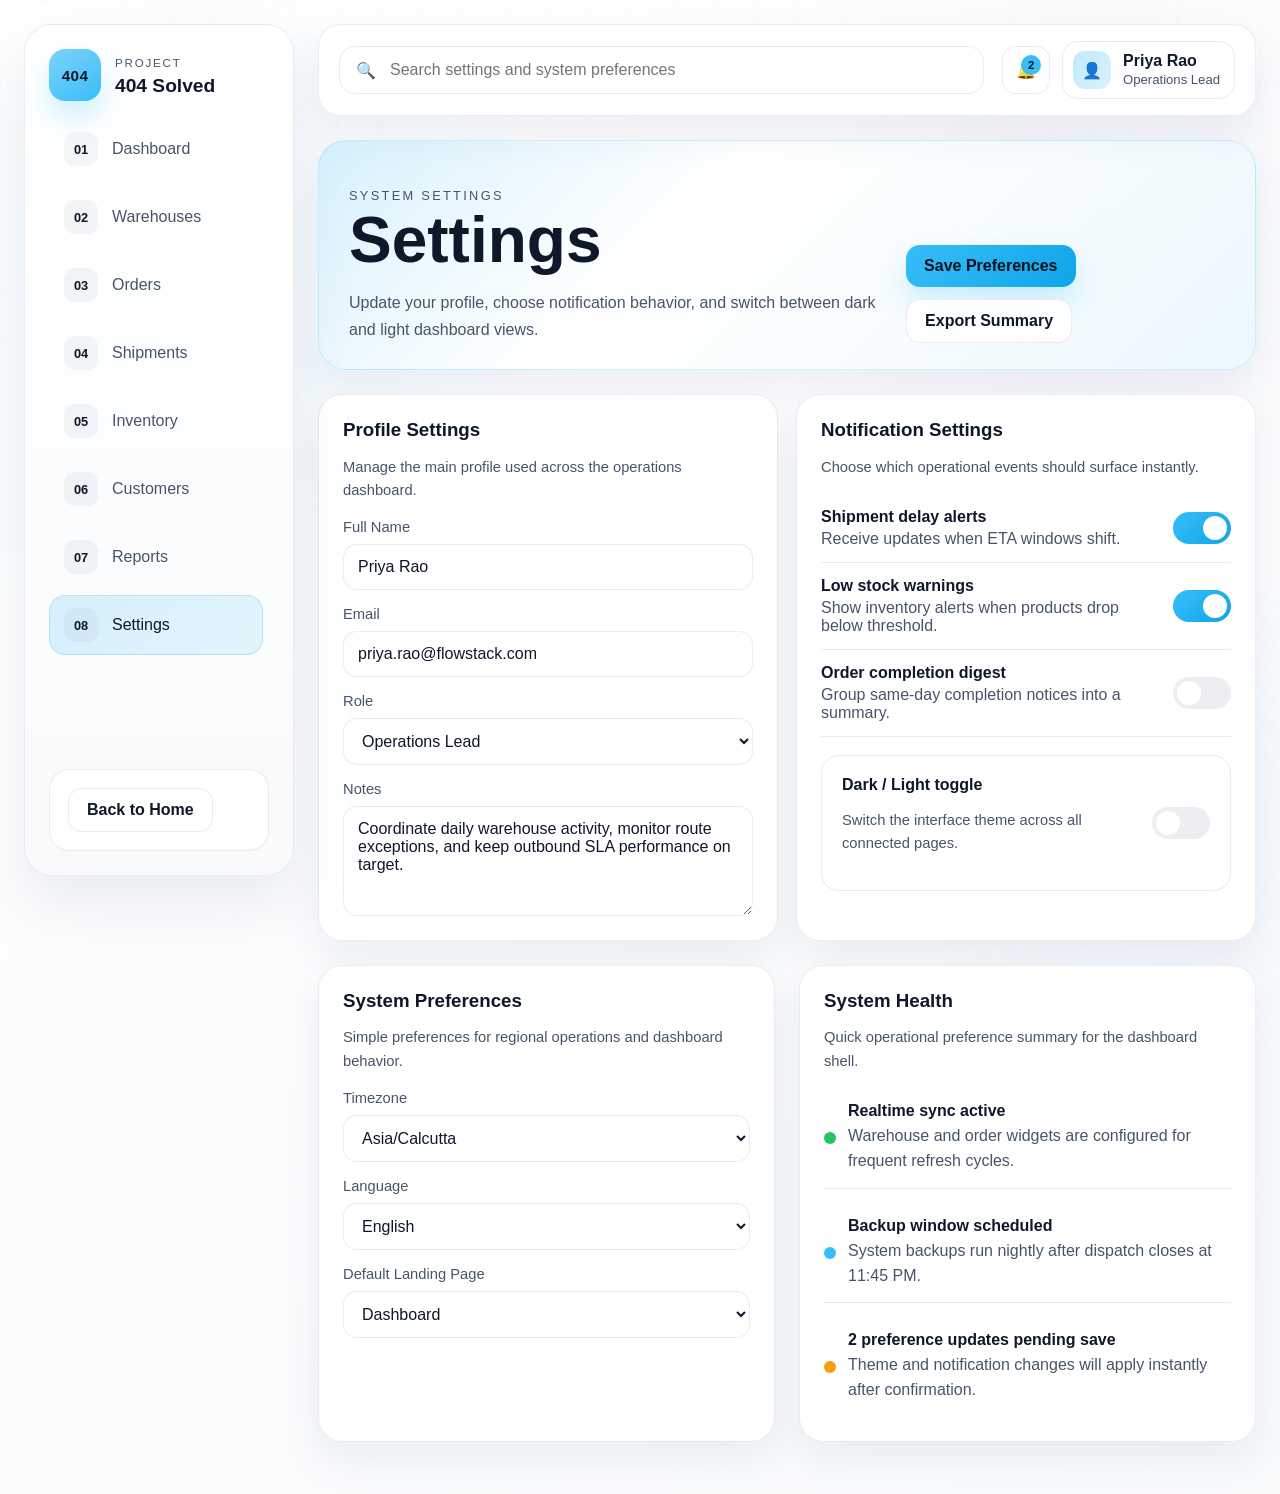
<file: settings.html>
<!DOCTYPE html>
<html lang="en">
  <head>
    <meta charset="UTF-8" />
    <meta name="viewport" content="width=device-width, initial-scale=1.0" />
    <title>Settings - 404 Solved</title>
    <link rel="stylesheet" href="styles.css" />
  </head>
  <body data-page="settings">
    <div class="app-shell">
      <aside class="sidebar">
        <a class="brand" href="index.html">
          <div class="brand-mark">404</div>
          <div class="brand-copy">
            <span class="brand-overline">Project</span>
            <h2>404 Solved</h2>
          </div>
        </a>
        <nav class="nav-menu">
          <a class="nav-link" data-nav="dashboard" href="dashboard.html"><span class="nav-icon">01</span><span>Dashboard</span></a>
          <a class="nav-link" data-nav="warehouses" href="warehouses.html"><span class="nav-icon">02</span><span>Warehouses</span></a>
          <a class="nav-link" data-nav="orders" href="orders.html"><span class="nav-icon">03</span><span>Orders</span></a>
          <a class="nav-link" data-nav="shipments" href="shipments.html"><span class="nav-icon">04</span><span>Shipments</span></a>
          <a class="nav-link" data-nav="inventory" href="inventory.html"><span class="nav-icon">05</span><span>Inventory</span></a>
          <a class="nav-link" data-nav="customers" href="customers.html"><span class="nav-icon">06</span><span>Customers</span></a>
          <a class="nav-link" data-nav="reports" href="reports.html"><span class="nav-icon">07</span><span>Reports</span></a>
          <a class="nav-link" data-nav="settings" href="settings.html"><span class="nav-icon">08</span><span>Settings</span></a>
        </nav>
        <div class="sidebar-footer">
          <a class="ghost-btn" href="index.html">Back to Home</a>
        </div>
      </aside>

      <div class="main-panel">
        <header class="topbar">
          <label class="search-box">
            <span>&#128269;</span>
            <input type="search" placeholder="Search settings and system preferences" />
          </label>
          <div class="topbar-actions">
            <button class="icon-button" type="button" aria-label="Notifications">
              <span>&#128276;</span>
              <span class="icon-badge">2</span>
            </button>
            <div class="profile-chip">
              <div class="profile-avatar">&#128100;</div>
              <div>
                <strong>Priya Rao</strong>
                <span>Operations Lead</span>
              </div>
            </div>
          </div>
        </header>

        <main class="content">
          <section class="hero-banner">
            <div class="hero-copy">
              <p class="eyebrow">System Settings</p>
              <h1>Settings</h1>
              <p>
                Update your profile, choose notification behavior, and switch
                between dark and light dashboard views.
              </p>
            </div>
            <div class="hero-actions">
              <a class="primary-btn" href="#">Save Preferences</a>
              <a class="ghost-btn" href="reports.html">Export Summary</a>
            </div>
          </section>

          <section class="form-grid">
            <article class="form-card">
              <h3>Profile Settings</h3>
              <p class="helper-text">Manage the main profile used across the operations dashboard.</p>
              <div class="field-group">
                <label for="name">Full Name</label>
                <input id="name" type="text" value="Priya Rao" />
              </div>
              <div class="field-group">
                <label for="email">Email</label>
                <input id="email" type="email" value="priya.rao@flowstack.com" />
              </div>
              <div class="field-group">
                <label for="role">Role</label>
                <select id="role">
                  <option>Operations Lead</option>
                  <option>Warehouse Manager</option>
                  <option>Dispatch Supervisor</option>
                </select>
              </div>
              <div class="field-group">
                <label for="bio">Notes</label>
                <textarea id="bio">Coordinate daily warehouse activity, monitor route exceptions, and keep outbound SLA performance on target.</textarea>
              </div>
            </article>

            <article class="form-card">
              <h3>Notification Settings</h3>
              <p class="helper-text">Choose which operational events should surface instantly.</p>
              <div class="toggle-row">
                <div>
                  <strong>Shipment delay alerts</strong>
                  <span>Receive updates when ETA windows shift.</span>
                </div>
                <label class="toggle-switch">
                  <input type="checkbox" checked />
                  <span class="toggle-slider"></span>
                </label>
              </div>
              <div class="toggle-row">
                <div>
                  <strong>Low stock warnings</strong>
                  <span>Show inventory alerts when products drop below threshold.</span>
                </div>
                <label class="toggle-switch">
                  <input type="checkbox" checked />
                  <span class="toggle-slider"></span>
                </label>
              </div>
              <div class="toggle-row">
                <div>
                  <strong>Order completion digest</strong>
                  <span>Group same-day completion notices into a summary.</span>
                </div>
                <label class="toggle-switch">
                  <input type="checkbox" />
                  <span class="toggle-slider"></span>
                </label>
              </div>
              <div class="theme-card">
                <div>
                  <strong>Dark / Light toggle</strong>
                  <p class="helper-text">Switch the interface theme across all connected pages.</p>
                </div>
                <label class="toggle-switch">
                  <input data-theme-toggle type="checkbox" />
                  <span class="toggle-slider"></span>
                </label>
              </div>
            </article>
          </section>

          <section class="content-grid equal">
            <article class="form-card">
              <h3>System Preferences</h3>
              <p class="helper-text">Simple preferences for regional operations and dashboard behavior.</p>
              <div class="field-group">
                <label for="timezone">Timezone</label>
                <select id="timezone">
                  <option>Asia/Calcutta</option>
                  <option>UTC</option>
                  <option>US/Eastern</option>
                </select>
              </div>
              <div class="field-group">
                <label for="language">Language</label>
                <select id="language">
                  <option>English</option>
                  <option>Hindi</option>
                  <option>Spanish</option>
                </select>
              </div>
              <div class="field-group">
                <label for="landing">Default Landing Page</label>
                <select id="landing">
                  <option>Dashboard</option>
                  <option>Orders</option>
                  <option>Inventory</option>
                </select>
              </div>
            </article>

            <article class="form-card">
              <h3>System Health</h3>
              <p class="helper-text">Quick operational preference summary for the dashboard shell.</p>
              <div class="activity-list">
                <div class="activity-item">
                  <span class="activity-marker" style="background:#22c55e"></span>
                  <div>
                    <strong>Realtime sync active</strong>
                    <p>Warehouse and order widgets are configured for frequent refresh cycles.</p>
                  </div>
                </div>
                <div class="activity-item">
                  <span class="activity-marker" style="background:#38bdf8"></span>
                  <div>
                    <strong>Backup window scheduled</strong>
                    <p>System backups run nightly after dispatch closes at 11:45 PM.</p>
                  </div>
                </div>
                <div class="activity-item">
                  <span class="activity-marker" style="background:#f59e0b"></span>
                  <div>
                    <strong>2 preference updates pending save</strong>
                    <p>Theme and notification changes will apply instantly after confirmation.</p>
                  </div>
                </div>
              </div>
            </article>
          </section>
        </main>
      </div>
    </div>

    <script src="script.js"></script>
  </body>
</html>
</file>
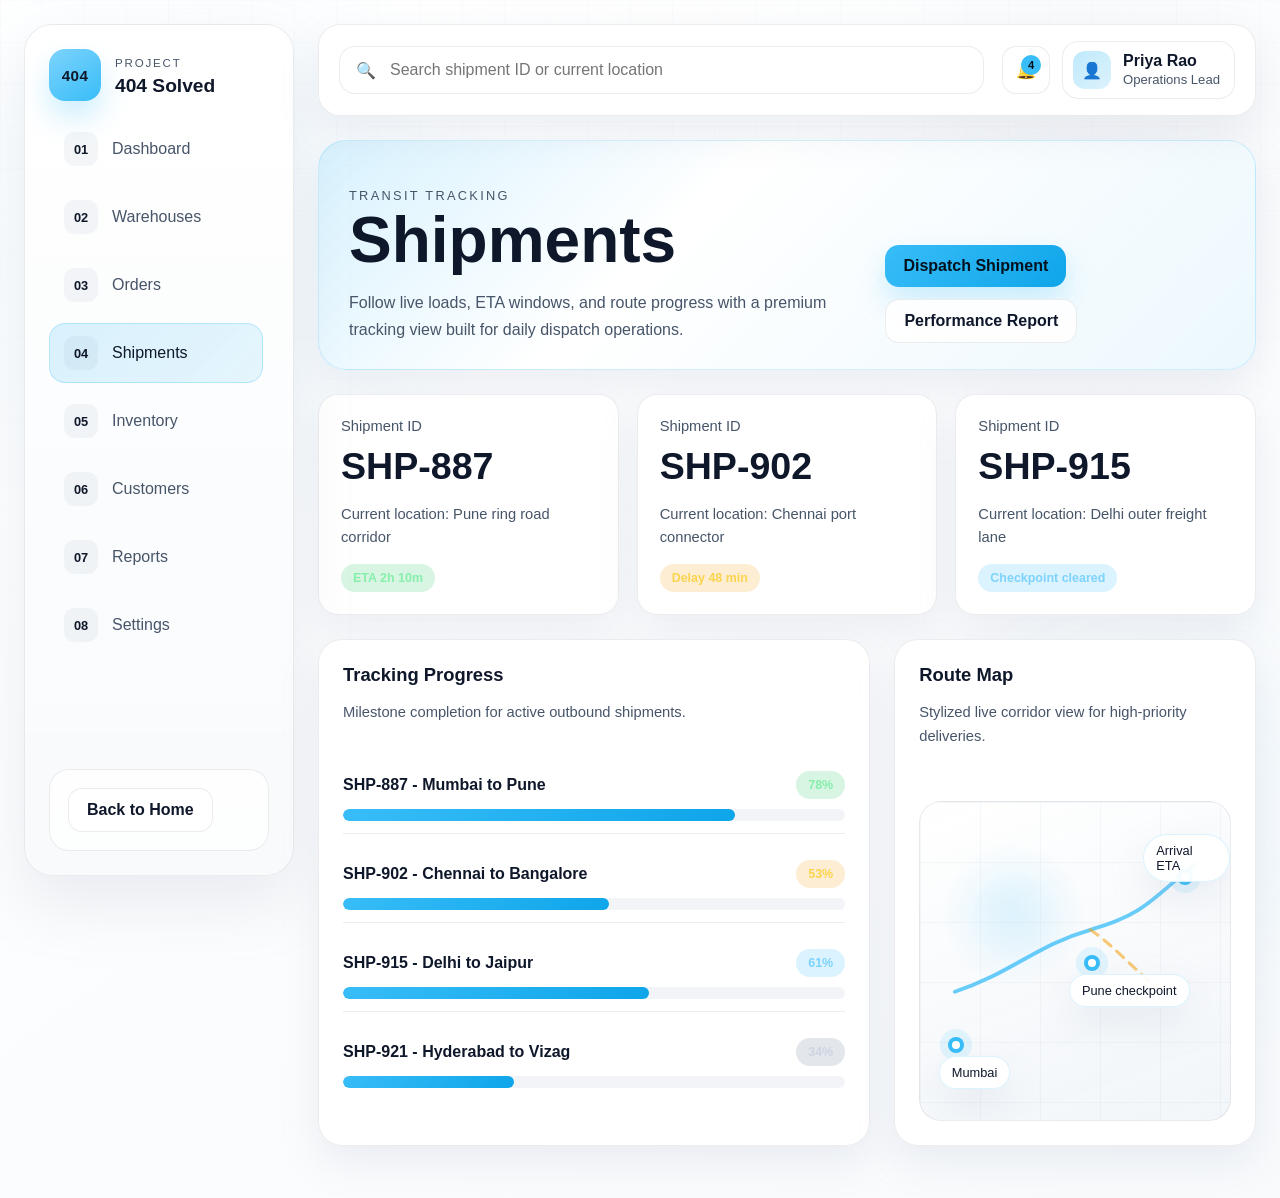
<file: shipments.html>
<!DOCTYPE html>
<html lang="en">
  <head>
    <meta charset="UTF-8" />
    <meta name="viewport" content="width=device-width, initial-scale=1.0" />
    <title>Shipments - 404 Solved</title>
    <link rel="stylesheet" href="styles.css" />
  </head>
  <body data-page="shipments">
    <div class="app-shell">
      <aside class="sidebar">
        <a class="brand" href="index.html">
          <div class="brand-mark">404</div>
          <div class="brand-copy">
            <span class="brand-overline">Project</span>
            <h2>404 Solved</h2>
          </div>
        </a>
        <nav class="nav-menu">
          <a class="nav-link" data-nav="dashboard" href="dashboard.html"><span class="nav-icon">01</span><span>Dashboard</span></a>
          <a class="nav-link" data-nav="warehouses" href="warehouses.html"><span class="nav-icon">02</span><span>Warehouses</span></a>
          <a class="nav-link" data-nav="orders" href="orders.html"><span class="nav-icon">03</span><span>Orders</span></a>
          <a class="nav-link" data-nav="shipments" href="shipments.html"><span class="nav-icon">04</span><span>Shipments</span></a>
          <a class="nav-link" data-nav="inventory" href="inventory.html"><span class="nav-icon">05</span><span>Inventory</span></a>
          <a class="nav-link" data-nav="customers" href="customers.html"><span class="nav-icon">06</span><span>Customers</span></a>
          <a class="nav-link" data-nav="reports" href="reports.html"><span class="nav-icon">07</span><span>Reports</span></a>
          <a class="nav-link" data-nav="settings" href="settings.html"><span class="nav-icon">08</span><span>Settings</span></a>
        </nav>
        <div class="sidebar-footer">
          <a class="ghost-btn" href="index.html">Back to Home</a>
        </div>
      </aside>

      <div class="main-panel">
        <header class="topbar">
          <label class="search-box">
            <span>&#128269;</span>
            <input type="search" placeholder="Search shipment ID or current location" />
          </label>
          <div class="topbar-actions">
            <button class="icon-button" type="button" aria-label="Notifications">
              <span>&#128276;</span>
              <span class="icon-badge">4</span>
            </button>
            <div class="profile-chip">
              <div class="profile-avatar">&#128100;</div>
              <div>
                <strong>Priya Rao</strong>
                <span>Operations Lead</span>
              </div>
            </div>
          </div>
        </header>

        <main class="content">
          <section class="hero-banner">
            <div class="hero-copy">
              <p class="eyebrow">Transit Tracking</p>
              <h1>Shipments</h1>
              <p>
                Follow live loads, ETA windows, and route progress with a
                premium tracking view built for daily dispatch operations.
              </p>
            </div>
            <div class="hero-actions">
              <a class="primary-btn" href="#">Dispatch Shipment</a>
              <a class="ghost-btn" href="reports.html">Performance Report</a>
            </div>
          </section>

          <section class="status-grid">
            <article class="status-card">
              <span class="metric-label">Shipment ID</span>
              <h3 class="metric-value">SHP-887</h3>
              <p class="metric-meta">Current location: Pune ring road corridor</p>
              <span class="status-pill success">ETA 2h 10m</span>
            </article>
            <article class="status-card">
              <span class="metric-label">Shipment ID</span>
              <h3 class="metric-value">SHP-902</h3>
              <p class="metric-meta">Current location: Chennai port connector</p>
              <span class="status-pill warning">Delay 48 min</span>
            </article>
            <article class="status-card">
              <span class="metric-label">Shipment ID</span>
              <h3 class="metric-value">SHP-915</h3>
              <p class="metric-meta">Current location: Delhi outer freight lane</p>
              <span class="status-pill info">Checkpoint cleared</span>
            </article>
          </section>

          <section class="content-grid">
            <article class="panel">
              <div class="panel-header">
                <div>
                  <h2 class="panel-title">Tracking Progress</h2>
                  <p class="panel-caption">Milestone completion for active outbound shipments.</p>
                </div>
              </div>
              <div class="route-list">
                <div class="progress-row">
                  <div class="progress-meta">
                    <strong>SHP-887 - Mumbai to Pune</strong>
                    <span class="status-pill success">78%</span>
                  </div>
                  <div class="progress-track"><div class="progress-fill" style="width:78%"></div></div>
                </div>
                <div class="progress-row">
                  <div class="progress-meta">
                    <strong>SHP-902 - Chennai to Bangalore</strong>
                    <span class="status-pill warning">53%</span>
                  </div>
                  <div class="progress-track"><div class="progress-fill" style="width:53%"></div></div>
                </div>
                <div class="progress-row">
                  <div class="progress-meta">
                    <strong>SHP-915 - Delhi to Jaipur</strong>
                    <span class="status-pill info">61%</span>
                  </div>
                  <div class="progress-track"><div class="progress-fill" style="width:61%"></div></div>
                </div>
                <div class="progress-row">
                  <div class="progress-meta">
                    <strong>SHP-921 - Hyderabad to Vizag</strong>
                    <span class="status-pill neutral">34%</span>
                  </div>
                  <div class="progress-track"><div class="progress-fill" style="width:34%"></div></div>
                </div>
              </div>
            </article>

            <article class="panel split-panel">
              <div class="panel-header">
                <div>
                  <h2 class="panel-title">Route Map</h2>
                  <p class="panel-caption">Stylized live corridor view for high-priority deliveries.</p>
                </div>
              </div>
              <div class="map-card">
                <div class="map-grid"></div>
                <svg class="map-path" viewBox="0 0 400 320" aria-hidden="true">
                  <path d="M45 245 C120 220, 150 185, 220 165 S300 125, 355 80" fill="none" stroke="rgba(56, 189, 248, 0.75)" stroke-width="5" stroke-linecap="round"></path>
                  <path d="M220 165 C250 185, 278 218, 315 248" fill="none" stroke="rgba(245, 158, 11, 0.55)" stroke-width="4" stroke-linecap="round" stroke-dasharray="12 10"></path>
                </svg>
                <div class="route-node" style="left: 9%; top: 74%"></div>
                <div class="map-label" style="left: 6%; top: 80%">Mumbai</div>
                <div class="route-node" style="left: 53%; top: 48%"></div>
                <div class="map-label" style="left: 48%; top: 54%">Pune checkpoint</div>
                <div class="route-node" style="left: 83%; top: 21%"></div>
                <div class="map-label" style="left: 72%; top: 10%">Arrival ETA</div>
              </div>
            </article>
          </section>
        </main>
      </div>
    </div>

    <script src="script.js"></script>
  </body>
</html>
</file>
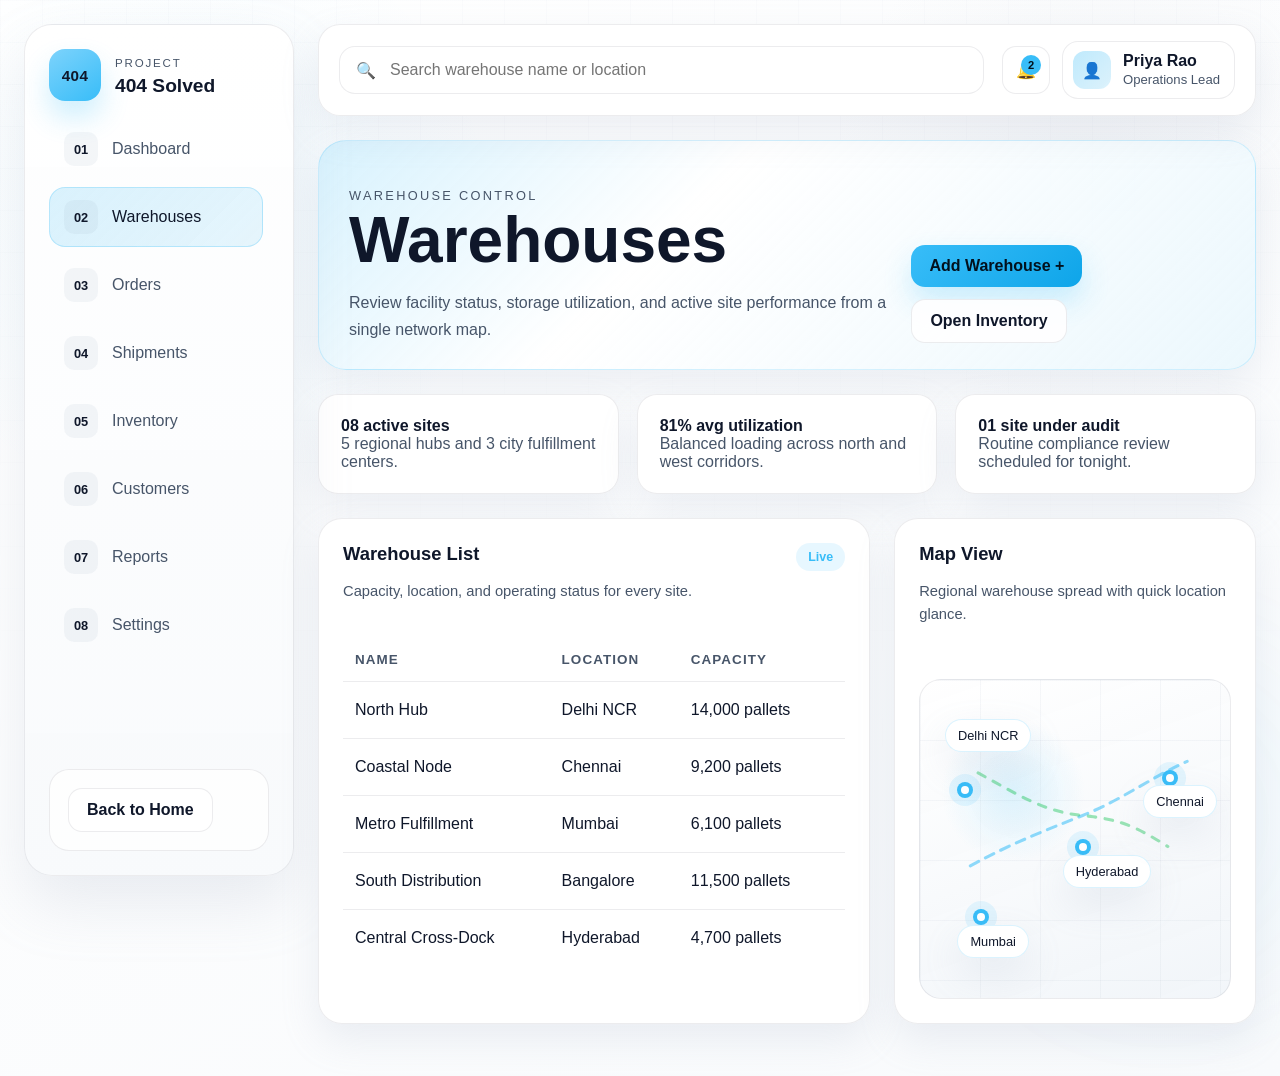
<file: warehouses.html>
<!DOCTYPE html>
<html lang="en">
  <head>
    <meta charset="UTF-8" />
    <meta name="viewport" content="width=device-width, initial-scale=1.0" />
    <title>Warehouses - 404 Solved</title>
    <link rel="stylesheet" href="styles.css" />
  </head>
  <body data-page="warehouses">
    <div class="app-shell">
      <aside class="sidebar">
        <a class="brand" href="index.html">
          <div class="brand-mark">404</div>
          <div class="brand-copy">
            <span class="brand-overline">Project</span>
            <h2>404 Solved</h2>
          </div>
        </a>
        <nav class="nav-menu">
          <a class="nav-link" data-nav="dashboard" href="dashboard.html"><span class="nav-icon">01</span><span>Dashboard</span></a>
          <a class="nav-link" data-nav="warehouses" href="warehouses.html"><span class="nav-icon">02</span><span>Warehouses</span></a>
          <a class="nav-link" data-nav="orders" href="orders.html"><span class="nav-icon">03</span><span>Orders</span></a>
          <a class="nav-link" data-nav="shipments" href="shipments.html"><span class="nav-icon">04</span><span>Shipments</span></a>
          <a class="nav-link" data-nav="inventory" href="inventory.html"><span class="nav-icon">05</span><span>Inventory</span></a>
          <a class="nav-link" data-nav="customers" href="customers.html"><span class="nav-icon">06</span><span>Customers</span></a>
          <a class="nav-link" data-nav="reports" href="reports.html"><span class="nav-icon">07</span><span>Reports</span></a>
          <a class="nav-link" data-nav="settings" href="settings.html"><span class="nav-icon">08</span><span>Settings</span></a>
        </nav>
        <div class="sidebar-footer">
          <a class="ghost-btn" href="index.html">Back to Home</a>
        </div>
      </aside>

      <div class="main-panel">
        <header class="topbar">
          <label class="search-box">
            <span>&#128269;</span>
            <input type="search" placeholder="Search warehouse name or location" />
          </label>
          <div class="topbar-actions">
            <button class="icon-button" type="button" aria-label="Notifications">
              <span>&#128276;</span>
              <span class="icon-badge">2</span>
            </button>
            <div class="profile-chip">
              <div class="profile-avatar">&#128100;</div>
              <div>
                <strong>Priya Rao</strong>
                <span>Operations Lead</span>
              </div>
            </div>
          </div>
        </header>

        <main class="content">
          <section class="hero-banner">
            <div class="hero-copy">
              <p class="eyebrow">Warehouse Control</p>
              <h1>Warehouses</h1>
              <p>
                Review facility status, storage utilization, and active site
                performance from a single network map.
              </p>
            </div>
            <div class="hero-actions">
              <a class="primary-btn" href="#">Add Warehouse +</a>
              <a class="ghost-btn" href="inventory.html">Open Inventory</a>
            </div>
          </section>

          <section class="mini-grid">
            <article class="mini-card">
              <strong>08 active sites</strong>
              <span class="muted">5 regional hubs and 3 city fulfillment centers.</span>
            </article>
            <article class="mini-card">
              <strong>81% avg utilization</strong>
              <span class="muted">Balanced loading across north and west corridors.</span>
            </article>
            <article class="mini-card">
              <strong>01 site under audit</strong>
              <span class="muted">Routine compliance review scheduled for tonight.</span>
            </article>
          </section>

          <section class="content-grid">
            <article class="panel">
              <div class="panel-header">
                <div>
                  <h2 class="panel-title">Warehouse List</h2>
                  <p class="panel-caption">Capacity, location, and operating status for every site.</p>
                </div>
                <span class="filter-chip active">Live</span>
              </div>
              <div class="table-wrap">
                <table class="data-table">
                  <thead>
                    <tr>
                      <th>Name</th>
                      <th>Location</th>
                      <th>Capacity</th>
                      <th>Status</th>
                    </tr>
                  </thead>
                  <tbody>
                    <tr>
                      <td>North Hub</td>
                      <td>Delhi NCR</td>
                      <td>14,000 pallets</td>
                      <td><span class="status-pill success">Operational</span></td>
                    </tr>
                    <tr>
                      <td>Coastal Node</td>
                      <td>Chennai</td>
                      <td>9,200 pallets</td>
                      <td><span class="status-pill warning">High Load</span></td>
                    </tr>
                    <tr>
                      <td>Metro Fulfillment</td>
                      <td>Mumbai</td>
                      <td>6,100 pallets</td>
                      <td><span class="status-pill info">Scaling</span></td>
                    </tr>
                    <tr>
                      <td>South Distribution</td>
                      <td>Bangalore</td>
                      <td>11,500 pallets</td>
                      <td><span class="status-pill neutral">Audit</span></td>
                    </tr>
                    <tr>
                      <td>Central Cross-Dock</td>
                      <td>Hyderabad</td>
                      <td>4,700 pallets</td>
                      <td><span class="status-pill success">Operational</span></td>
                    </tr>
                  </tbody>
                </table>
              </div>
            </article>

            <article class="panel split-panel">
              <div class="panel-header">
                <div>
                  <h2 class="panel-title">Map View</h2>
                  <p class="panel-caption">Regional warehouse spread with quick location glance.</p>
                </div>
              </div>
              <div class="map-card">
                <div class="map-grid"></div>
                <svg class="map-path" viewBox="0 0 400 320" aria-hidden="true">
                  <path d="M65 240 C120 210, 160 195, 210 175 S300 125, 345 105" fill="none" stroke="rgba(56, 189, 248, 0.55)" stroke-width="4" stroke-linecap="round" stroke-dasharray="12 10"></path>
                  <path d="M75 120 C130 150, 160 170, 210 175 S280 190, 320 215" fill="none" stroke="rgba(34, 197, 94, 0.45)" stroke-width="4" stroke-linecap="round" stroke-dasharray="10 12"></path>
                </svg>
                <div class="map-marker" style="left: 17%; top: 72%"></div>
                <div class="map-label" style="left: 12%; top: 77%">Mumbai</div>
                <div class="map-marker" style="left: 50%; top: 50%"></div>
                <div class="map-label" style="left: 46%; top: 55%">Hyderabad</div>
                <div class="map-marker" style="left: 78%; top: 28%"></div>
                <div class="map-label" style="left: 72%; top: 33%">Chennai</div>
                <div class="map-marker" style="left: 12%; top: 32%"></div>
                <div class="map-label" style="left: 8%; top: 12%">Delhi NCR</div>
              </div>
            </article>
          </section>
        </main>
      </div>
    </div>

    <script src="script.js"></script>
  </body>
</html>
</file>
<file: styles.css>
:root {
  --bg: #f8fafc;
  --bg-deep: #ffffff;
  --surface: rgba(255, 255, 255, 0.94);
  --surface-soft: rgba(255, 255, 255, 0.96);
  --surface-alt: #ffffff;
  --border: rgba(15, 23, 42, 0.08);
  --text: #0f172a;
  --muted: #475569;
  --accent: #38bdf8;
  --accent-strong: #0ea5e9;
  --accent-soft: rgba(56, 189, 248, 0.12);
  --success: #22c55e;
  --warning: #f59e0b;
  --danger: #ef4444;
  --neutral: #64748b;
  --landing-start: rgba(255, 255, 255, 0.97);
  --landing-end: rgba(241, 245, 249, 0.94);
  --sidebar-start: rgba(255, 255, 255, 0.97);
  --sidebar-end: rgba(248, 250, 252, 0.98);
  --surface-deep: rgba(255, 255, 255, 0.84);
  --surface-deeper: rgba(255, 255, 255, 0.92);
  --surface-control: rgba(255, 255, 255, 0.86);
  --surface-control-strong: rgba(255, 255, 255, 0.92);
  --hero-mid: rgba(255, 255, 255, 0.3);
  --hero-base: rgba(255, 255, 255, 0.9);
  --map-start: rgba(255, 255, 255, 0.98);
  --map-end: rgba(241, 245, 249, 0.95);
  --label-bg: rgba(255, 255, 255, 0.95);
  --field-bg: rgba(255, 255, 255, 0.94);
  --page-glow-1: rgba(56, 189, 248, 0.06);
  --page-glow-2: rgba(148, 163, 184, 0.08);
  --page-glow-3: rgba(56, 189, 248, 0.05);
  --shadow: 0 28px 60px rgba(148, 163, 184, 0.18);
  --shadow-soft: 0 16px 38px rgba(148, 163, 184, 0.16);
  --radius-lg: 22px;
  --radius-md: 16px;
  --radius-sm: 12px;
  --sidebar-width: 270px;
  --page-gap: 24px;
}

body.theme-dark {
  --bg: #0f172a;
  --bg-deep: #0b1120;
  --surface: #1e293b;
  --surface-soft: rgba(30, 41, 59, 0.78);
  --surface-alt: #172033;
  --border: rgba(148, 163, 184, 0.16);
  --text: #f8fafc;
  --muted: #94a3b8;
  --accent-soft: rgba(56, 189, 248, 0.16);
  --landing-start: rgba(30, 41, 59, 0.92);
  --landing-end: rgba(15, 23, 42, 0.76);
  --sidebar-start: rgba(15, 23, 42, 0.9);
  --sidebar-end: rgba(30, 41, 59, 0.92);
  --surface-deep: rgba(15, 23, 42, 0.5);
  --surface-deeper: rgba(15, 23, 42, 0.72);
  --surface-control: rgba(15, 23, 42, 0.35);
  --surface-control-strong: rgba(15, 23, 42, 0.3);
  --hero-mid: rgba(15, 23, 42, 0.2);
  --hero-base: rgba(15, 23, 42, 0.5);
  --map-start: rgba(15, 23, 42, 0.88);
  --map-end: rgba(30, 41, 59, 0.72);
  --label-bg: rgba(15, 23, 42, 0.78);
  --field-bg: rgba(15, 23, 42, 0.26);
  --page-glow-1: rgba(56, 189, 248, 0.14);
  --page-glow-2: rgba(14, 165, 233, 0.12);
  --page-glow-3: rgba(56, 189, 248, 0.12);
  --shadow: 0 28px 60px rgba(2, 6, 23, 0.38);
  --shadow-soft: 0 16px 38px rgba(15, 23, 42, 0.24);
}

* {
  box-sizing: border-box;
}

html {
  scroll-behavior: smooth;
}

body {
  margin: 0;
  min-height: 100vh;
  color: var(--text);
  font-family: "Aptos", "Segoe UI Variable", "Trebuchet MS", sans-serif;
  background:
    radial-gradient(circle at 15% 20%, var(--page-glow-1), transparent 22%),
    radial-gradient(circle at 85% 15%, var(--page-glow-2), transparent 18%),
    linear-gradient(145deg, var(--bg-deep), var(--bg));
  position: relative;
  overflow-x: hidden;
}

body::before {
  content: "";
  position: fixed;
  inset: 0;
  background-image:
    linear-gradient(rgba(148, 163, 184, 0.05) 1px, transparent 1px),
    linear-gradient(90deg, rgba(148, 163, 184, 0.05) 1px, transparent 1px);
  background-size: 42px 42px;
  mask-image: linear-gradient(180deg, rgba(255, 255, 255, 0.65), transparent 88%);
  pointer-events: none;
  z-index: -2;
}

body::after {
  content: "";
  position: fixed;
  width: 520px;
  height: 520px;
  right: -140px;
  bottom: -180px;
  background: radial-gradient(circle, var(--page-glow-3), transparent 70%);
  filter: blur(12px);
  pointer-events: none;
  z-index: -1;
}

a {
  color: inherit;
  text-decoration: none;
}

button,
input,
select,
textarea {
  font: inherit;
}

button {
  border: 0;
  cursor: pointer;
}

.landing-page {
  display: grid;
  place-items: center;
  padding: 32px;
}

.landing-shell {
  width: min(1100px, 100%);
  display: grid;
  gap: 24px;
}

.landing-card,
.preview-card,
.panel,
.sidebar,
.topbar {
  backdrop-filter: blur(18px);
  -webkit-backdrop-filter: blur(18px);
}

.landing-card {
  padding: 48px;
  border-radius: 32px;
  background: linear-gradient(155deg, var(--landing-start), var(--landing-end));
  border: 1px solid rgba(148, 163, 184, 0.18);
  box-shadow: var(--shadow);
  position: relative;
  overflow: hidden;
}

.landing-card::after {
  content: "";
  position: absolute;
  inset: auto -80px -110px auto;
  width: 280px;
  height: 280px;
  background: radial-gradient(circle, rgba(56, 189, 248, 0.28), transparent 70%);
  filter: blur(14px);
}

.eyebrow {
  margin: 0 0 12px;
  text-transform: uppercase;
  letter-spacing: 0.18em;
  font-size: 0.8rem;
  color: var(--accent);
}

.landing-card h1,
.hero-copy h1 {
  margin: 0;
  line-height: 1.06;
  font-size: clamp(2.4rem, 5vw, 4.3rem);
  max-width: 10ch;
}

.landing-card p,
.hero-copy p,
.panel-caption,
.helper-text,
.sidebar-footer p,
.preview-card p,
.metric-meta,
.legend-item span:last-child,
.activity-item p,
.download-card p,
.field-group label,
.toggle-row span:last-child {
  color: var(--muted);
}

.landing-card > p:last-of-type {
  max-width: 64ch;
  margin: 18px 0 28px;
  line-height: 1.7;
}

.dashboard-enter-btn {
  display: inline-flex;
  align-items: center;
  justify-content: center;
  min-width: 180px;
  padding: 14px 28px;
  border-radius: 999px;
  background: #ffffff;
  color: #000000;
  font-weight: 800;
  letter-spacing: 0.02em;
  box-shadow: 0 18px 30px rgba(255, 255, 255, 0.18);
  transition: transform 180ms ease, box-shadow 180ms ease;
}

.dashboard-enter-btn:hover,
.primary-btn:hover,
.ghost-btn:hover,
.nav-link:hover,
.metric-card:hover,
.preview-card:hover,
.panel:hover,
.download-card:hover,
.mini-card:hover,
.status-card:hover {
  transform: translateY(-3px);
}

.dashboard-enter-btn:hover {
  box-shadow: 0 22px 34px rgba(255, 255, 255, 0.24);
}

.landing-actions {
  display: flex;
  justify-content: center;
}

.landing-preview-grid {
  display: grid;
  grid-template-columns: repeat(3, minmax(0, 1fr));
  gap: 18px;
}

.preview-card {
  padding: 24px;
  border-radius: 22px;
  background: var(--surface-soft);
  border: 1px solid var(--border);
  box-shadow: var(--shadow-soft);
  transition: transform 180ms ease, border-color 180ms ease;
}

.preview-card h3,
.panel-title,
.metric-value,
.download-card h3,
.form-card h3,
.customer-profile h3 {
  margin: 0;
}

.preview-card h3 {
  margin-bottom: 8px;
  font-size: 1.15rem;
}

.app-shell {
  display: grid;
  grid-template-columns: var(--sidebar-width) minmax(0, 1fr);
  gap: var(--page-gap);
  min-height: 100vh;
  padding: 24px;
}

.sidebar {
  position: sticky;
  top: 24px;
  height: calc(100vh - 48px);
  padding: 24px;
  border-radius: 28px;
  background: linear-gradient(180deg, var(--sidebar-start), var(--sidebar-end));
  border: 1px solid var(--border);
  box-shadow: var(--shadow);
  display: flex;
  flex-direction: column;
  gap: 18px;
}

.brand {
  display: flex;
  align-items: center;
  gap: 14px;
}

.brand-mark {
  width: 52px;
  height: 52px;
  border-radius: 16px;
  display: grid;
  place-items: center;
  font-weight: 800;
  font-size: 0.95rem;
  letter-spacing: 0.03em;
  color: #0f172a;
  background: linear-gradient(145deg, #7dd3fc, #38bdf8);
  box-shadow: 0 16px 28px rgba(56, 189, 248, 0.24);
}

.brand-copy h2 {
  margin: 4px 0 0;
  font-size: 1.2rem;
}

.brand-overline {
  text-transform: uppercase;
  letter-spacing: 0.16em;
  font-size: 0.72rem;
  color: var(--muted);
}

.nav-menu {
  display: flex;
  flex-direction: column;
  gap: 8px;
  flex: 1 1 auto;
  min-height: 0;
  overflow-y: auto;
  padding-right: 6px;
  scrollbar-width: thin;
  scrollbar-color: rgba(148, 163, 184, 0.45) transparent;
}

.nav-menu::-webkit-scrollbar {
  width: 8px;
}

.nav-menu::-webkit-scrollbar-thumb {
  background: rgba(148, 163, 184, 0.45);
  border-radius: 999px;
}

.nav-link {
  display: flex;
  align-items: center;
  gap: 14px;
  padding: 12px 14px;
  border-radius: 16px;
  color: var(--muted);
  border: 1px solid transparent;
  transition:
    transform 180ms ease,
    border-color 180ms ease,
    background 180ms ease,
    color 180ms ease;
}

.nav-link.active {
  color: var(--text);
  background: linear-gradient(135deg, rgba(56, 189, 248, 0.18), rgba(14, 165, 233, 0.1));
  border-color: rgba(56, 189, 248, 0.26);
}

.nav-icon {
  width: 34px;
  height: 34px;
  border-radius: 10px;
  display: grid;
  place-items: center;
  font-size: 0.8rem;
  font-weight: 700;
  color: var(--text);
  background: rgba(148, 163, 184, 0.1);
  flex-shrink: 0;
}

.sidebar-footer {
  margin-top: 0;
  padding: 18px;
  border-radius: 20px;
  background: var(--surface-deep);
  border: 1px solid var(--border);
}

.sidebar-footer strong {
  display: block;
  margin-bottom: 8px;
}

.sidebar-footer p {
  margin: 0 0 14px;
  line-height: 1.6;
}

.ghost-btn,
.primary-btn {
  display: inline-flex;
  align-items: center;
  justify-content: center;
  gap: 10px;
  padding: 12px 18px;
  border-radius: 14px;
  font-weight: 700;
  transition:
    transform 180ms ease,
    background 180ms ease,
    border-color 180ms ease,
    box-shadow 180ms ease;
}

.primary-btn {
  background: linear-gradient(135deg, var(--accent), var(--accent-strong));
  color: #02111d;
  box-shadow: 0 14px 28px rgba(56, 189, 248, 0.24);
}

.ghost-btn {
  background: var(--surface-control-strong);
  color: var(--text);
  border: 1px solid var(--border);
}

.main-panel {
  min-width: 0;
  display: flex;
  flex-direction: column;
  gap: 24px;
}

.topbar {
  position: sticky;
  top: 24px;
  z-index: 20;
  display: flex;
  align-items: center;
  justify-content: space-between;
  gap: 18px;
  padding: 16px 20px;
  border-radius: 22px;
  background: var(--surface-deeper);
  border: 1px solid var(--border);
  box-shadow: var(--shadow-soft);
}

.search-box {
  display: flex;
  align-items: center;
  gap: 12px;
  flex: 1;
  min-width: 0;
  padding: 13px 16px;
  border-radius: 16px;
  background: var(--surface-control);
  border: 1px solid var(--border);
}

.search-box span {
  color: var(--muted);
}

.search-box input {
  width: 100%;
  border: 0;
  background: transparent;
  color: var(--text);
  outline: none;
}

.topbar-actions {
  display: flex;
  align-items: center;
  gap: 12px;
}

.icon-button {
  width: 48px;
  height: 48px;
  border-radius: 14px;
  position: relative;
  display: grid;
  place-items: center;
  color: var(--text);
  background: var(--surface-control);
  border: 1px solid var(--border);
}

.icon-badge {
  position: absolute;
  top: 8px;
  right: 8px;
  min-width: 20px;
  height: 20px;
  padding: 0 5px;
  border-radius: 999px;
  background: var(--accent);
  color: #02111d;
  font-size: 0.7rem;
  font-weight: 800;
  display: grid;
  place-items: center;
}

.profile-chip {
  display: flex;
  align-items: center;
  gap: 12px;
  padding: 9px 14px 9px 10px;
  border-radius: 16px;
  background: var(--surface-control);
  border: 1px solid var(--border);
}

.profile-avatar {
  width: 38px;
  height: 38px;
  border-radius: 12px;
  display: grid;
  place-items: center;
  background: linear-gradient(135deg, rgba(56, 189, 248, 0.32), rgba(14, 165, 233, 0.14));
}

.profile-chip strong,
.mini-card strong {
  display: block;
}

.profile-chip span {
  font-size: 0.82rem;
  color: var(--muted);
}

.content {
  display: flex;
  flex-direction: column;
  gap: 24px;
  padding-bottom: 28px;
}

.hero-banner {
  display: flex;
  align-items: flex-end;
  justify-content: space-between;
  gap: 18px;
  padding: 30px 30px 26px;
  border-radius: 28px;
  background:
    linear-gradient(135deg, rgba(56, 189, 248, 0.2), var(--hero-mid) 38%, rgba(14, 165, 233, 0.08)),
    var(--hero-base);
  border: 1px solid rgba(56, 189, 248, 0.2);
  box-shadow: var(--shadow-soft);
}

.hero-copy p {
  max-width: 66ch;
  margin: 14px 0 0;
  line-height: 1.7;
}

.hero-actions {
  display: flex;
  flex-wrap: wrap;
  gap: 12px;
}

.metrics-grid,
.mini-grid,
.download-grid,
.form-grid,
.status-grid,
.profile-stats {
  display: grid;
  gap: 18px;
}

.metrics-grid {
  grid-template-columns: repeat(4, minmax(0, 1fr));
}

.mini-grid,
.download-grid,
.status-grid {
  grid-template-columns: repeat(3, minmax(0, 1fr));
}

.form-grid,
.profile-stats {
  grid-template-columns: repeat(2, minmax(0, 1fr));
}

.metric-card,
.mini-card,
.download-card,
.status-card {
  padding: 22px;
  border-radius: 20px;
  background: var(--surface-soft);
  border: 1px solid var(--border);
  box-shadow: var(--shadow-soft);
  transition: transform 180ms ease, border-color 180ms ease;
}

.metric-label {
  color: var(--muted);
  font-size: 0.92rem;
}

.metric-value {
  font-size: clamp(1.7rem, 3vw, 2.35rem);
  margin: 10px 0 8px;
}

.metric-meta,
.panel-caption,
.helper-text {
  line-height: 1.6;
  font-size: 0.92rem;
}

.trend-chip,
.filter-chip,
.status-pill {
  display: inline-flex;
  align-items: center;
  gap: 8px;
  border-radius: 999px;
  padding: 7px 12px;
  font-size: 0.78rem;
  font-weight: 700;
}

.trend-chip {
  background: var(--accent-soft);
  color: var(--accent);
}

.filter-row {
  display: flex;
  flex-wrap: wrap;
  gap: 10px;
}

.filter-chip {
  background: rgba(148, 163, 184, 0.12);
  color: var(--text);
}

.filter-chip.active {
  background: var(--accent-soft);
  color: var(--accent);
}

.content-grid {
  display: grid;
  grid-template-columns: minmax(0, 1.45fr) minmax(320px, 0.95fr);
  gap: 24px;
}

.content-grid.equal {
  grid-template-columns: repeat(2, minmax(0, 1fr));
}

.panel {
  padding: 24px;
  border-radius: 24px;
  background: var(--surface-soft);
  border: 1px solid var(--border);
  box-shadow: var(--shadow-soft);
  transition: transform 180ms ease, border-color 180ms ease;
}

.panel-header {
  display: flex;
  align-items: flex-start;
  justify-content: space-between;
  gap: 16px;
  margin-bottom: 20px;
}

.panel-title {
  font-size: 1.15rem;
  margin-bottom: 6px;
}

.table-wrap {
  overflow-x: auto;
}

.data-table {
  width: 100%;
  border-collapse: collapse;
  min-width: 640px;
}

.data-table th,
.data-table td {
  padding: 14px 12px;
  text-align: left;
  border-bottom: 1px solid var(--border);
}

.data-table th {
  font-size: 0.84rem;
  letter-spacing: 0.08em;
  text-transform: uppercase;
  color: var(--muted);
}

.data-table tr:last-child td {
  border-bottom: 0;
}

.status-pill {
  color: var(--text);
}

.status-pill.success {
  background: rgba(34, 197, 94, 0.18);
  color: #86efac;
}

.status-pill.warning {
  background: rgba(245, 158, 11, 0.18);
  color: #fcd34d;
}

.status-pill.danger {
  background: rgba(239, 68, 68, 0.18);
  color: #fda4af;
}

.status-pill.info {
  background: rgba(56, 189, 248, 0.18);
  color: #7dd3fc;
}

.status-pill.neutral {
  background: rgba(100, 116, 139, 0.18);
  color: #cbd5e1;
}

.line-chart {
  padding: 10px 0 0;
}

.line-chart svg {
  width: 100%;
  height: 250px;
  overflow: visible;
}

.chart-axis {
  display: flex;
  justify-content: space-between;
  margin-top: 10px;
  color: var(--muted);
  font-size: 0.82rem;
}

.chart-summary {
  display: flex;
  justify-content: space-between;
  align-items: center;
  gap: 12px;
  margin-top: 16px;
}

.pie-wrap {
  display: flex;
  align-items: center;
  gap: 22px;
  flex-wrap: wrap;
}

.pie-chart {
  width: 180px;
  height: 180px;
  border-radius: 50%;
  position: relative;
  background: conic-gradient(var(--accent) 0 48%, #f59e0b 48% 78%, #22c55e 78% 100%);
  box-shadow: inset 0 0 0 1px rgba(255, 255, 255, 0.04);
}

.pie-chart::after {
  content: "";
  position: absolute;
  inset: 24px;
  border-radius: 50%;
  background: var(--surface-alt);
  border: 1px solid var(--border);
}

.donut-center {
  position: absolute;
  inset: 0;
  display: grid;
  place-items: center;
  z-index: 1;
  font-weight: 800;
  text-align: center;
}

.donut-center span {
  display: block;
  font-size: 0.82rem;
  font-weight: 500;
  color: var(--muted);
}

.legend-list,
.activity-list,
.alert-list,
.route-list {
  display: flex;
  flex-direction: column;
  gap: 14px;
}

.legend-item,
.activity-item,
.alert-item,
.route-item {
  display: flex;
  align-items: center;
  gap: 12px;
}

.legend-dot,
.activity-marker,
.route-pin {
  width: 12px;
  height: 12px;
  border-radius: 50%;
  flex-shrink: 0;
}

.activity-item,
.alert-item,
.route-item,
.toggle-row {
  padding: 14px 0;
  border-bottom: 1px solid var(--border);
}

.activity-item:last-child,
.alert-item:last-child,
.route-item:last-child,
.toggle-row:last-child {
  border-bottom: 0;
}

.activity-item strong,
.alert-item strong,
.route-item strong {
  display: block;
  margin-bottom: 4px;
}

.activity-item p,
.alert-item p,
.route-item p {
  margin: 0;
  line-height: 1.55;
}

.split-panel {
  display: grid;
  gap: 18px;
}

.map-card {
  position: relative;
  min-height: 320px;
  border-radius: 22px;
  overflow: hidden;
  background:
    radial-gradient(circle at 30% 35%, rgba(56, 189, 248, 0.16), transparent 24%),
    linear-gradient(160deg, var(--map-start), var(--map-end));
  border: 1px solid var(--border);
}

.map-grid {
  position: absolute;
  inset: 0;
  background-image:
    linear-gradient(rgba(148, 163, 184, 0.08) 1px, transparent 1px),
    linear-gradient(90deg, rgba(148, 163, 184, 0.08) 1px, transparent 1px);
  background-size: 60px 60px;
}

.map-marker,
.route-node {
  position: absolute;
  width: 16px;
  height: 16px;
  border-radius: 50%;
  background: var(--accent);
  box-shadow: 0 0 0 8px rgba(56, 189, 248, 0.12);
}

.map-marker::after,
.route-node::after {
  content: "";
  position: absolute;
  inset: 4px;
  border-radius: 50%;
  background: #ffffff;
}

.map-path {
  position: absolute;
  inset: 0;
}

.map-label {
  position: absolute;
  padding: 8px 12px;
  border-radius: 999px;
  background: var(--label-bg);
  border: 1px solid rgba(56, 189, 248, 0.18);
  color: var(--text);
  font-size: 0.8rem;
  box-shadow: var(--shadow-soft);
}

.progress-row {
  display: grid;
  gap: 10px;
  padding: 12px 0;
  border-bottom: 1px solid var(--border);
}

.progress-row:last-child {
  border-bottom: 0;
}

.progress-meta {
  display: flex;
  justify-content: space-between;
  gap: 12px;
  align-items: center;
}

.progress-track {
  width: 100%;
  height: 12px;
  border-radius: 999px;
  background: rgba(148, 163, 184, 0.12);
  overflow: hidden;
}

.progress-fill {
  height: 100%;
  border-radius: inherit;
  background: linear-gradient(135deg, var(--accent), var(--accent-strong));
}

.bar-chart {
  display: grid;
  gap: 16px;
}

.bar-row {
  display: grid;
  grid-template-columns: 130px minmax(0, 1fr) 46px;
  align-items: center;
  gap: 14px;
}

.bar-label,
.bar-value {
  font-size: 0.9rem;
}

.bar-track {
  height: 12px;
  border-radius: 999px;
  background: rgba(148, 163, 184, 0.12);
  overflow: hidden;
}

.bar-fill {
  height: 100%;
  border-radius: inherit;
  background: linear-gradient(135deg, rgba(56, 189, 248, 0.95), rgba(14, 165, 233, 0.7));
}

.customer-profile {
  display: grid;
  gap: 20px;
}

.profile-stats .mini-card {
  padding: 18px;
}

.download-card {
  display: flex;
  flex-direction: column;
  gap: 14px;
}

.download-card p {
  margin: 0;
  line-height: 1.6;
}

.download-card .ghost-btn {
  align-self: flex-start;
}

.form-card {
  padding: 24px;
  border-radius: 24px;
  background: var(--surface-soft);
  border: 1px solid var(--border);
  box-shadow: var(--shadow-soft);
}

.form-card h3 {
  margin-bottom: 6px;
}

.field-group {
  display: grid;
  gap: 9px;
  margin-top: 16px;
}

.field-group label {
  font-size: 0.92rem;
}

.field-group input,
.field-group select,
.field-group textarea {
  width: 100%;
  padding: 13px 14px;
  border-radius: 14px;
  border: 1px solid var(--border);
  background: var(--field-bg);
  color: var(--text);
  outline: none;
}

.field-group textarea {
  min-height: 110px;
  resize: vertical;
}

.toggle-row {
  display: flex;
  align-items: center;
  justify-content: space-between;
  gap: 16px;
}

.toggle-row strong {
  display: block;
  margin-bottom: 4px;
}

.toggle-switch {
  position: relative;
  width: 58px;
  height: 32px;
  display: inline-block;
  flex-shrink: 0;
}

.toggle-switch input {
  opacity: 0;
  width: 0;
  height: 0;
}

.toggle-slider {
  position: absolute;
  inset: 0;
  border-radius: 999px;
  background: rgba(148, 163, 184, 0.18);
  transition: background 180ms ease;
}

.toggle-slider::before {
  content: "";
  position: absolute;
  width: 24px;
  height: 24px;
  left: 4px;
  top: 4px;
  border-radius: 50%;
  background: #ffffff;
  transition: transform 180ms ease;
}

.toggle-switch input:checked + .toggle-slider {
  background: linear-gradient(135deg, var(--accent), var(--accent-strong));
}

.toggle-switch input:checked + .toggle-slider::before {
  transform: translateX(26px);
}

.theme-card {
  display: flex;
  align-items: center;
  justify-content: space-between;
  gap: 18px;
  padding: 20px;
  margin-top: 18px;
  border-radius: 18px;
  background: var(--surface-control-strong);
  border: 1px solid var(--border);
}

.stack-top {
  display: flex;
  justify-content: space-between;
  align-items: center;
  gap: 12px;
  margin-bottom: 18px;
}

.muted {
  color: var(--muted);
}

@media (max-width: 1180px) {
  .metrics-grid,
  .mini-grid,
  .download-grid,
  .status-grid {
    grid-template-columns: repeat(2, minmax(0, 1fr));
  }

  .content-grid,
  .content-grid.equal,
  .form-grid,
  .profile-stats {
    grid-template-columns: 1fr;
  }
}

@media (max-width: 980px) {
  .app-shell {
    grid-template-columns: 1fr;
  }

  .sidebar {
    position: static;
    height: auto;
  }

  .nav-menu {
    flex-direction: row;
    overflow-x: auto;
    overflow-y: hidden;
    padding-bottom: 4px;
    padding-right: 0;
  }

  .nav-link {
    min-width: 170px;
  }

  .sidebar-footer {
    display: none;
  }
}

@media (max-width: 760px) {
  .landing-page,
  .app-shell {
    padding: 18px;
  }

  .landing-card,
  .panel,
  .form-card,
  .sidebar {
    padding: 20px;
  }

  .landing-preview-grid,
  .metrics-grid,
  .mini-grid,
  .download-grid,
  .status-grid {
    grid-template-columns: 1fr;
  }

  .hero-banner,
  .topbar {
    flex-direction: column;
    align-items: stretch;
  }

  .topbar-actions {
    justify-content: space-between;
  }

  .profile-chip {
    flex: 1;
  }

  .bar-row {
    grid-template-columns: 1fr;
    gap: 8px;
  }

  .bar-value {
    justify-self: flex-start;
  }
}
</file>
